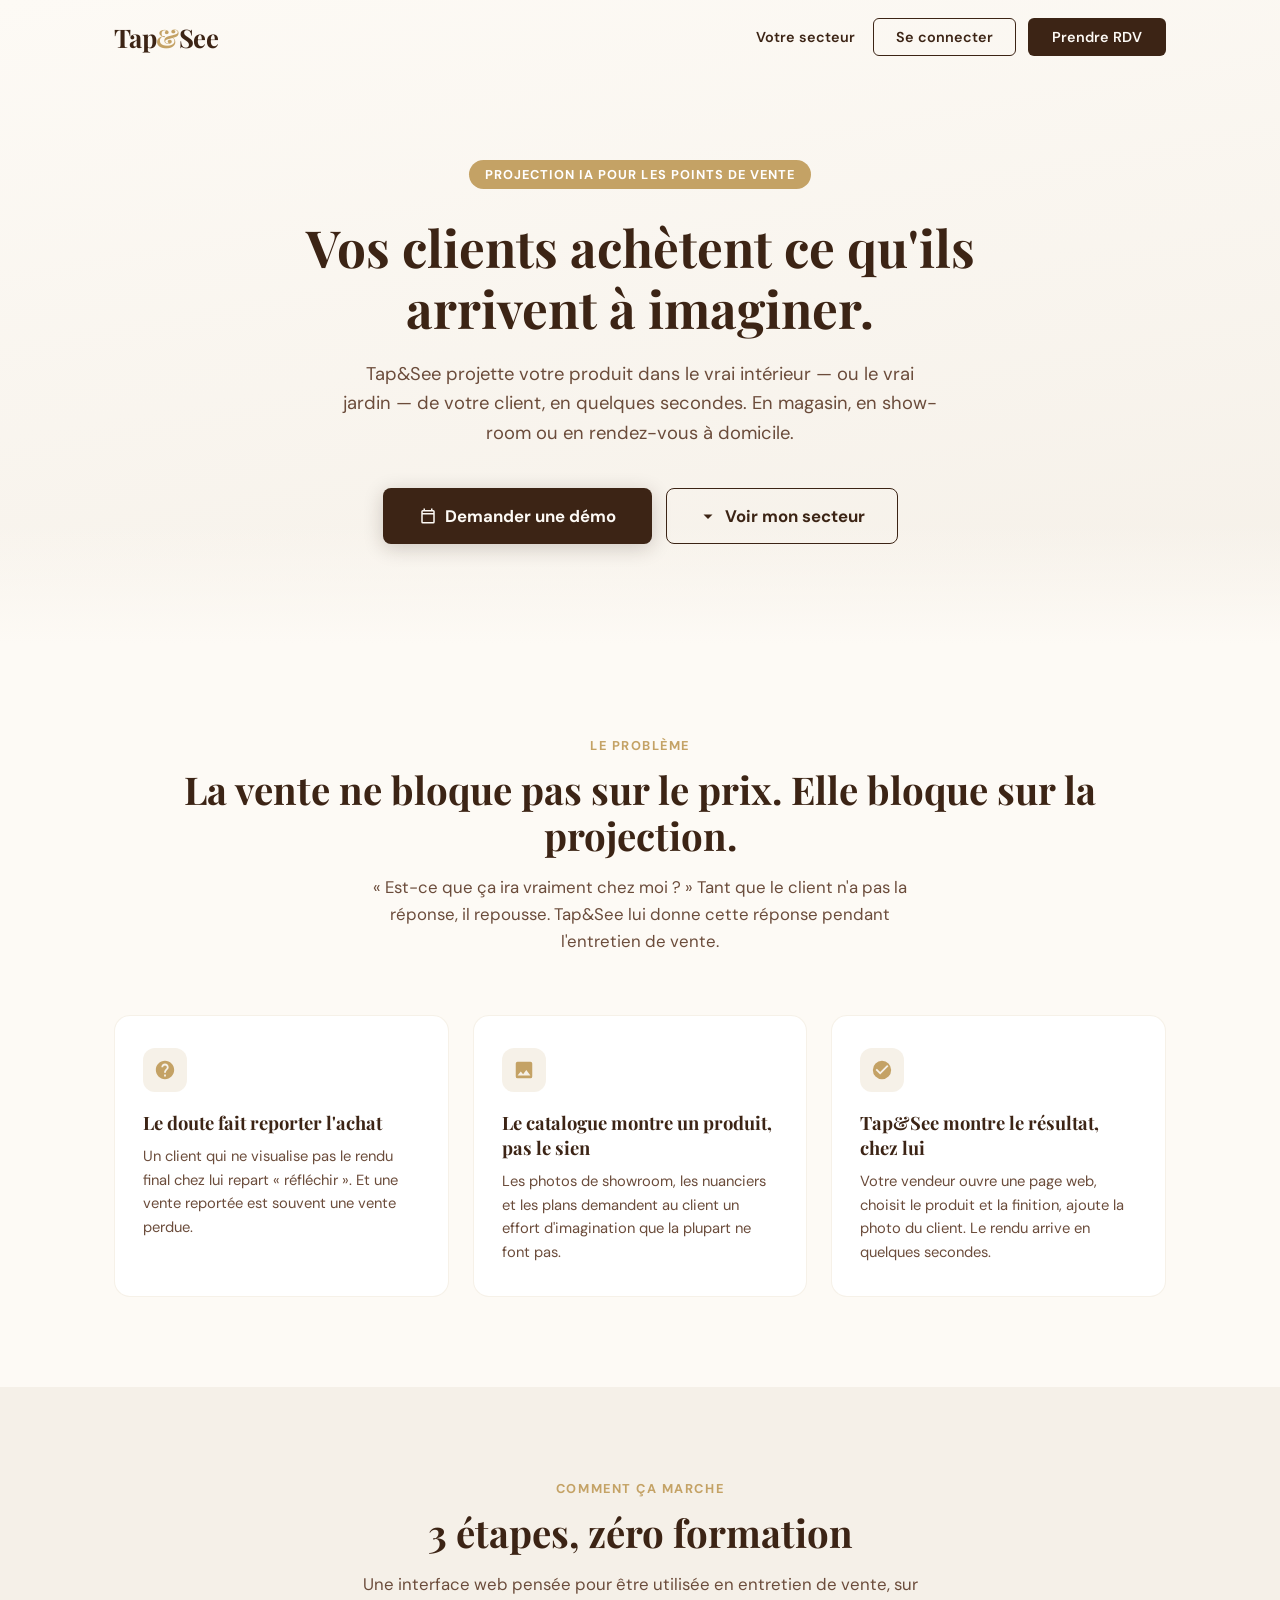
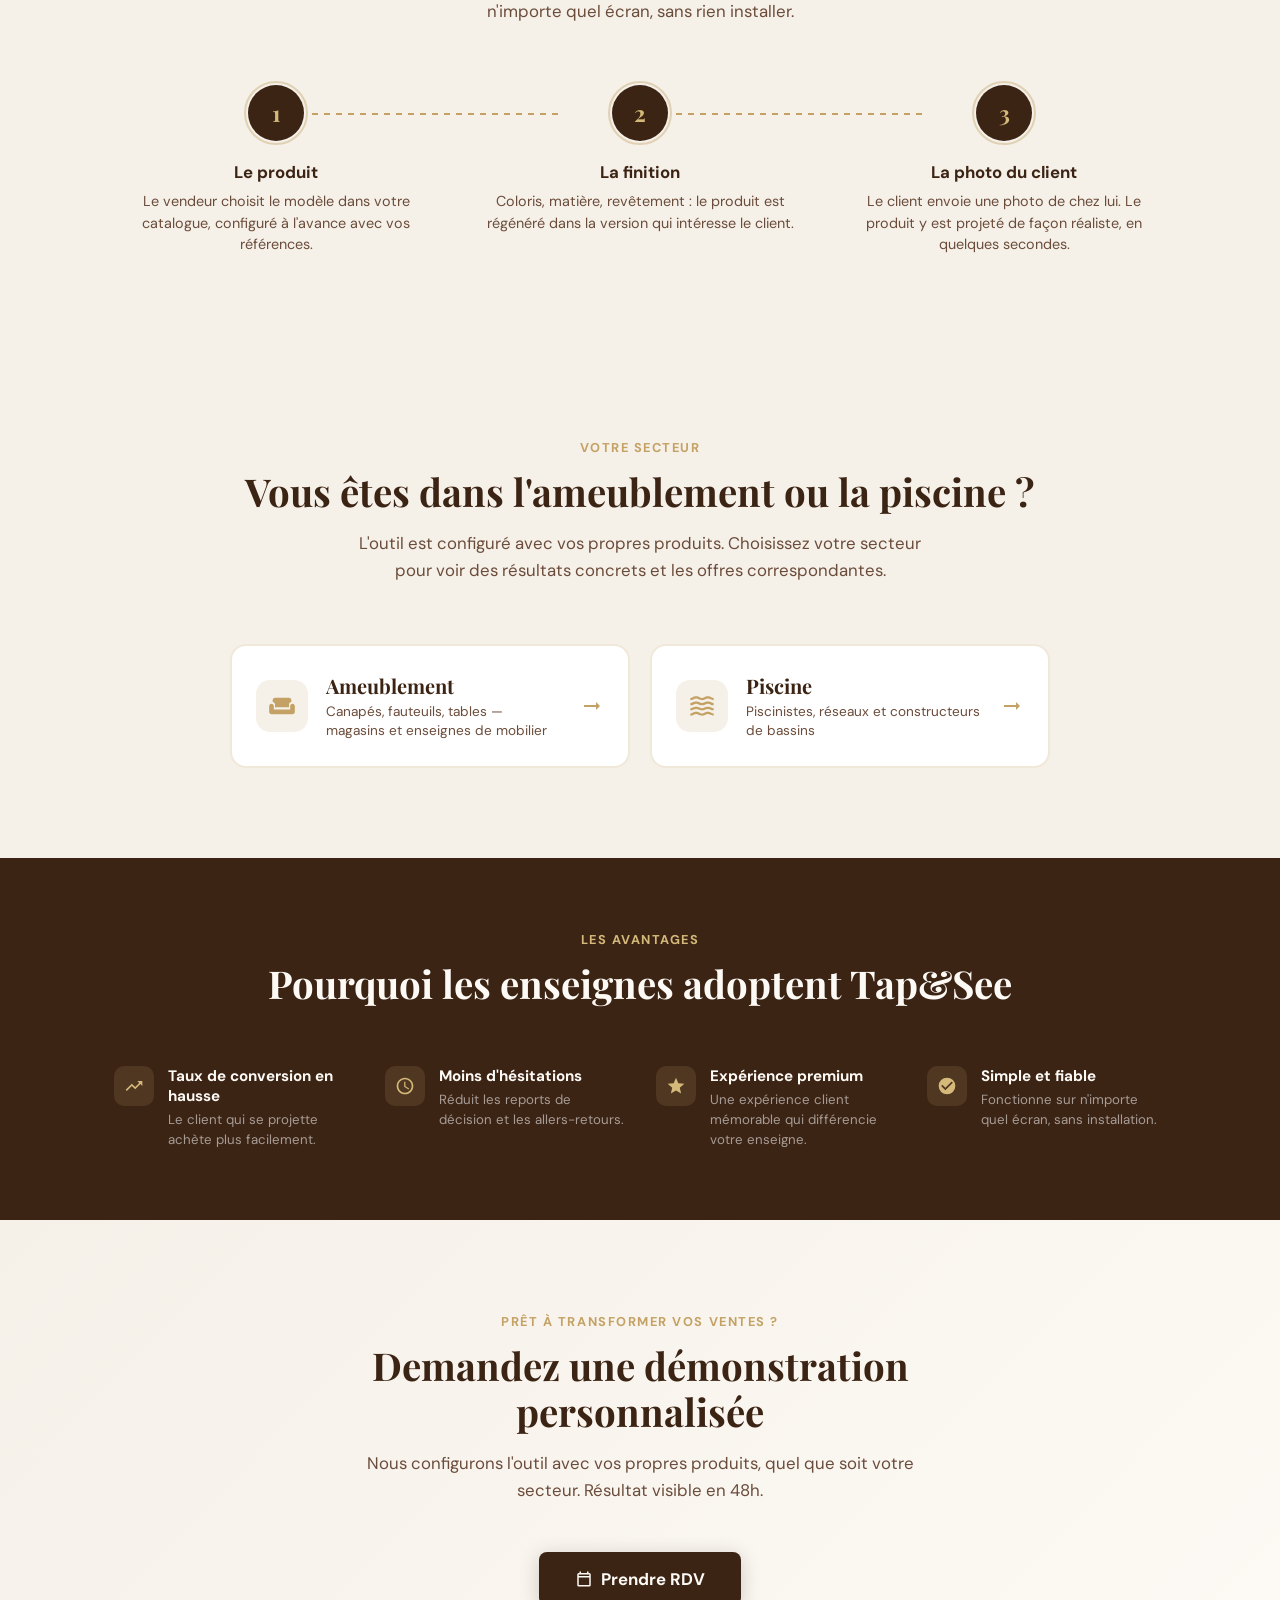
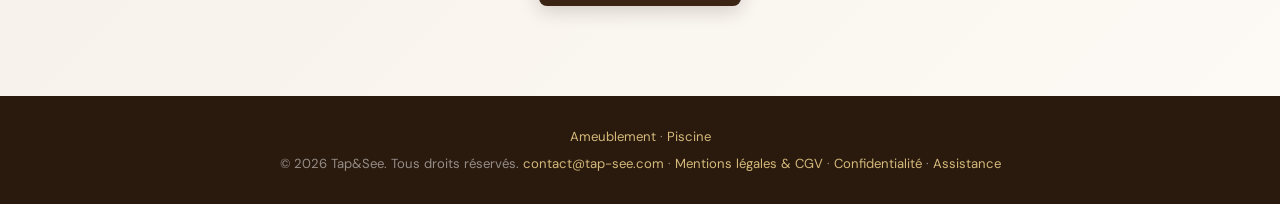
<file: index.html>
<!DOCTYPE html>
<html lang="fr">
<head>
<meta charset="UTF-8">
<meta name="viewport" content="width=device-width, initial-scale=1.0">
<title>Tap&See — L'outil qui fait se projeter vos clients en magasin</title>
<meta name="description" content="Tap&See projette votre produit — canapé ou piscine — dans le vrai intérieur ou le vrai jardin de votre client, en quelques secondes. L'outil de projection IA pensé pour les équipes de vente.">
<link rel="canonical" href="https://tap-see.com/">
<meta property="og:title" content="Tap&See — L'outil qui fait se projeter vos clients">
<meta property="og:description" content="Projetez votre produit dans le vrai intérieur ou le vrai jardin de votre client, en quelques secondes.">
<meta property="og:type" content="website">
<meta property="og:url" content="https://tap-see.com/">
<meta property="og:image" content="https://tap-see.com/anita-projection.png">
<meta property="og:locale" content="fr_FR">
<link href="https://fonts.googleapis.com/css2?family=Playfair+Display:wght@400;600;700&family=DM+Sans:wght@400;500;600;700&display=swap" rel="stylesheet">
<link rel="stylesheet" href="styles.css">
</head>
<body>

<!-- HEADER -->
<header id="header">
  <div class="container">
    <a class="logo" href="index.html">Tap<span>&</span>See</a>
    <div class="nav-actions">
      <a href="#secteur" class="nav-link">Votre secteur</a>
      <a href="https://tap-see-app.pages.dev/" target="_blank" class="cta-login">Se connecter</a>
      <a href="https://calendar.app.google/EBG8Vz6747GXaXhn7" target="_blank" class="cta-nav">Prendre RDV</a>
    </div>
  </div>
</header>

<!-- HERO -->
<section class="hero">
  <div class="container">
    <div class="badge">Projection IA pour les points de vente</div>
    <h1>Vos clients achètent ce qu'ils arrivent à imaginer.</h1>
    <p>Tap&See projette votre produit dans le vrai intérieur — ou le vrai jardin — de votre client, en quelques secondes. En magasin, en show-room ou en rendez-vous à domicile.</p>
    <div class="hero-actions">
      <a href="https://calendar.app.google/EBG8Vz6747GXaXhn7" target="_blank" class="btn-primary">
        <svg viewBox="0 0 24 24"><path d="M19 4h-1V2h-2v2H8V2H6v2H5a2 2 0 00-2 2v14a2 2 0 002 2h14a2 2 0 002-2V6a2 2 0 00-2-2zm0 16H5V10h14v10zm0-12H5V6h14v2z"/></svg>
        Demander une démo
      </a>
      <a href="#secteur" class="btn-secondary">
        <svg viewBox="0 0 24 24"><path d="M12 16l-6-6h12l-6 6z"/></svg>
        Voir mon secteur
      </a>
    </div>
  </div>
</section>

<!-- POURQUOI -->
<section class="why" id="pourquoi">
  <div class="container">
    <div class="section-head reveal">
      <div class="section-label">Le problème</div>
      <h2 class="section-title">La vente ne bloque pas sur le prix. Elle bloque sur la projection.</h2>
      <p class="section-subtitle">« Est-ce que ça ira vraiment chez moi ? » Tant que le client n'a pas la réponse, il repousse. Tap&See lui donne cette réponse pendant l'entretien de vente.</p>
    </div>
    <div class="why-grid">
      <div class="why-card reveal">
        <div class="why-icon"><svg viewBox="0 0 24 24"><path d="M11.99 2C6.47 2 2 6.48 2 12s4.47 10 9.99 10C17.52 22 22 17.52 22 12S17.52 2 11.99 2zM13 19h-2v-2h2v2zm2.07-7.75l-.9.92C13.45 12.9 13 13.5 13 15h-2v-.5c0-1.1.45-2.1 1.17-2.83l1.24-1.26c.37-.36.59-.86.59-1.41 0-1.1-.9-2-2-2s-2 .9-2 2H8c0-2.21 1.79-4 4-4s4 1.79 4 4c0 .88-.36 1.68-.93 2.25z"/></svg></div>
        <h3>Le doute fait reporter l'achat</h3>
        <p>Un client qui ne visualise pas le rendu final chez lui repart « réfléchir ». Et une vente reportée est souvent une vente perdue.</p>
      </div>
      <div class="why-card reveal">
        <div class="why-icon"><svg viewBox="0 0 24 24"><path d="M21 19V5a2 2 0 00-2-2H5a2 2 0 00-2 2v14a2 2 0 002 2h14a2 2 0 002-2zM8.5 13.5l2.5 3.01L14.5 12l4.5 6H5l3.5-4.5z"/></svg></div>
        <h3>Le catalogue montre un produit, pas le sien</h3>
        <p>Les photos de showroom, les nuanciers et les plans demandent au client un effort d'imagination que la plupart ne font pas.</p>
      </div>
      <div class="why-card reveal">
        <div class="why-icon"><svg viewBox="0 0 24 24"><path d="M12 2a10 10 0 100 20 10 10 0 000-20zm-2 15l-5-5 1.41-1.41L10 14.17l7.59-7.59L19 8l-9 9z"/></svg></div>
        <h3>Tap&See montre le résultat, chez lui</h3>
        <p>Votre vendeur ouvre une page web, choisit le produit et la finition, ajoute la photo du client. Le rendu arrive en quelques secondes.</p>
      </div>
    </div>
  </div>
</section>

<!-- ÉTAPES -->
<section class="steps" id="etapes">
  <div class="container">
    <div class="section-head reveal">
      <div class="section-label">Comment ça marche</div>
      <h2 class="section-title">3 étapes, zéro formation</h2>
      <p class="section-subtitle">Une interface web pensée pour être utilisée en entretien de vente, sur n'importe quel écran, sans rien installer.</p>
    </div>
    <div class="steps-grid">
      <div class="step reveal">
        <div class="step-number">1</div>
        <div class="step-connector"></div>
        <h3>Le produit</h3>
        <p>Le vendeur choisit le modèle dans votre catalogue, configuré à l'avance avec vos références.</p>
      </div>
      <div class="step reveal">
        <div class="step-number">2</div>
        <div class="step-connector"></div>
        <h3>La finition</h3>
        <p>Coloris, matière, revêtement : le produit est régénéré dans la version qui intéresse le client.</p>
      </div>
      <div class="step reveal">
        <div class="step-number">3</div>
        <h3>La photo du client</h3>
        <p>Le client envoie une photo de chez lui. Le produit y est projeté de façon réaliste, en quelques secondes.</p>
      </div>
    </div>
  </div>
</section>

<!-- FILTRE SECTEUR -->
<section class="sector" id="secteur">
  <div class="container">
    <div class="section-head reveal">
      <div class="section-label">Votre secteur</div>
      <h2 class="section-title">Vous êtes dans l'ameublement ou la piscine ?</h2>
      <p class="section-subtitle">L'outil est configuré avec vos propres produits. Choisissez votre secteur pour voir des résultats concrets et les offres correspondantes.</p>
    </div>

    <div class="sector-switch reveal">
      <a class="sector-btn" href="ameublement.html">
        <span class="sector-btn-icon"><svg viewBox="0 0 24 24" aria-hidden="true"><path d="M21 10c-1.1 0-2 .9-2 2v3H5v-3c0-1.1-.9-2-2-2s-2 .9-2 2v5c0 1.1.9 2 2 2h18c1.1 0 2-.9 2-2v-5c0-1.1-.9-2-2-2zm-3-5H6c-1.1 0-2 .9-2 2v1.5c1.1 0 2 .9 2 2V13h12v-2.5c0-1.1.9-2 2-2V7c0-1.1-.9-2-2-2z"/></svg></span>
        <span class="sector-btn-text">
          <span class="sector-btn-name">Ameublement</span>
          <span class="sector-btn-desc">Canapés, fauteuils, tables — magasins et enseignes de mobilier</span>
        </span>
        <span class="sector-btn-arrow"><svg viewBox="0 0 24 24" aria-hidden="true"><path d="M16.01 11H4v2h12.01v3L20 12l-3.99-4v3z"/></svg></span>
      </a>
      <a class="sector-btn" href="piscine.html">
        <span class="sector-btn-icon"><svg viewBox="0 0 24 24" aria-hidden="true"><path d="M17 16.99c-1.35 0-2.2.42-2.95.8-.65.33-1.18.6-2.05.6-.9 0-1.4-.25-2.05-.6-.75-.38-1.57-.8-2.95-.8s-2.2.42-2.95.8c-.65.33-1.17.6-2.05.6v1.95c1.35 0 2.2-.42 2.95-.8.65-.33 1.17-.6 2.05-.6s1.4.25 2.05.6c.75.38 1.57.8 2.95.8s2.2-.42 2.95-.8c.65-.33 1.18-.6 2.05-.6.9 0 1.4.25 2.05.6.75.38 1.57.8 2.95.8V18.4c-.9 0-1.4-.25-2.05-.6-.75-.39-1.57-.81-2.95-.81zm0-4.45c-1.35 0-2.2.43-2.95.8-.65.32-1.18.6-2.05.6-.9 0-1.4-.25-2.05-.6-.75-.38-1.57-.8-2.95-.8s-2.2.43-2.95.8c-.65.33-1.17.6-2.05.6v1.95c1.35 0 2.2-.43 2.95-.8.65-.33 1.17-.6 2.05-.6s1.4.25 2.05.6c.75.38 1.57.8 2.95.8s2.2-.43 2.95-.8c.65-.32 1.18-.6 2.05-.6.9 0 1.4.25 2.05.6.75.38 1.57.8 2.95.8v-1.95c-.9 0-1.4-.25-2.05-.6-.75-.38-1.57-.8-2.95-.8zm2.95-8.08c-.75-.38-1.58-.8-2.95-.8s-2.2.42-2.95.8c-.65.32-1.17.6-2.05.6s-1.4-.25-2.05-.6c-.75-.37-1.57-.8-2.95-.8s-2.2.42-2.95.8c-.65.33-1.17.6-2.05.6v1.93c1.35 0 2.2-.43 2.95-.8.65-.33 1.17-.6 2.05-.6s1.4.25 2.05.6c.75.38 1.57.8 2.95.8s2.2-.43 2.95-.8c.65-.33 1.18-.6 2.05-.6.9 0 1.4.25 2.05.6.75.38 1.57.8 2.95.8V5.04c-.9 0-1.4-.25-2.05-.58zM17 8.09c-1.35 0-2.2.43-2.95.8-.65.32-1.18.6-2.05.6-.9 0-1.4-.25-2.05-.6-.75-.38-1.57-.8-2.95-.8s-2.2.43-2.95.8c-.65.33-1.17.6-2.05.6v1.95c1.35 0 2.2-.43 2.95-.8.65-.33 1.17-.6 2.05-.6s1.4.25 2.05.6c.75.38 1.57.8 2.95.8s2.2-.43 2.95-.8c.65-.32 1.18-.6 2.05-.6.9 0 1.4.25 2.05.6.75.38 1.57.8 2.95.8V9.49c-.9 0-1.4-.25-2.05-.6-.75-.38-1.57-.8-2.95-.8z"/></svg></span>
        <span class="sector-btn-text">
          <span class="sector-btn-name">Piscine</span>
          <span class="sector-btn-desc">Piscinistes, réseaux et constructeurs de bassins</span>
        </span>
        <span class="sector-btn-arrow"><svg viewBox="0 0 24 24" aria-hidden="true"><path d="M16.01 11H4v2h12.01v3L20 12l-3.99-4v3z"/></svg></span>
      </a>
    </div>
  </div>
</section>

<!-- AVANTAGES -->
<section class="advantages">
  <div class="container">
    <div class="section-head reveal">
      <div class="section-label" style="color:var(--gold-light)">Les avantages</div>
      <h2 class="section-title" style="color:var(--cream)">Pourquoi les enseignes adoptent Tap&See</h2>
    </div>
    <div class="adv-grid">
      <div class="adv-item reveal">
        <div class="adv-icon"><svg viewBox="0 0 24 24"><path d="M16 6l2.29 2.29-4.88 4.88-4-4L2 16.59 3.41 18l6-6 4 4 6.3-6.29L22 12V6h-6z"/></svg></div>
        <div><h4>Taux de conversion en hausse</h4><p>Le client qui se projette achète plus facilement.</p></div>
      </div>
      <div class="adv-item reveal">
        <div class="adv-icon"><svg viewBox="0 0 24 24"><path d="M11.99 2C6.47 2 2 6.48 2 12s4.47 10 9.99 10C17.52 22 22 17.52 22 12S17.52 2 11.99 2zM12 20c-4.42 0-8-3.58-8-8s3.58-8 8-8 8 3.58 8 8-3.58 8-8 8zm.5-13H11v6l5.25 3.15.75-1.23-4.5-2.67V7z"/></svg></div>
        <div><h4>Moins d'hésitations</h4><p>Réduit les reports de décision et les allers-retours.</p></div>
      </div>
      <div class="adv-item reveal">
        <div class="adv-icon"><svg viewBox="0 0 24 24"><path d="M12 17.27L18.18 21l-1.64-7.03L22 9.24l-7.19-.61L12 2 9.19 8.63 2 9.24l5.46 4.73L5.82 21z"/></svg></div>
        <div><h4>Expérience premium</h4><p>Une expérience client mémorable qui différencie votre enseigne.</p></div>
      </div>
      <div class="adv-item reveal">
        <div class="adv-icon"><svg viewBox="0 0 24 24"><path d="M12 2a10 10 0 100 20 10 10 0 000-20zm-2 15l-5-5 1.41-1.41L10 14.17l7.59-7.59L19 8l-9 9z"/></svg></div>
        <div><h4>Simple et fiable</h4><p>Fonctionne sur n'importe quel écran, sans installation.</p></div>
      </div>
    </div>
  </div>
</section>

<!-- FINAL CTA -->
<section class="final-cta">
  <div class="container reveal">
    <div class="section-label">Prêt à transformer vos ventes ?</div>
    <h2 class="section-title">Demandez une démonstration personnalisée</h2>
    <p class="section-subtitle">Nous configurons l'outil avec vos propres produits, quel que soit votre secteur. Résultat visible en 48h.</p>
    <a href="https://calendar.app.google/EBG8Vz6747GXaXhn7" target="_blank" class="btn-primary" style="margin-top:12px">
      <svg viewBox="0 0 24 24"><path d="M19 4h-1V2h-2v2H8V2H6v2H5a2 2 0 00-2 2v14a2 2 0 002 2h14a2 2 0 002-2V6a2 2 0 00-2-2zm0 16H5V10h14v10zm0-12H5V6h14v2z"/></svg>
      Prendre RDV
    </a>
  </div>
</section>

<!-- FOOTER -->
<footer>
  <div class="container">
    <p><a href="ameublement.html">Ameublement</a> · <a href="piscine.html">Piscine</a></p>
    <p style="margin-top:10px">© 2026 Tap&See. Tous droits réservés. <a href="mailto:contact@tap-see.com">contact@tap-see.com</a> · <a href="mentions-legales.html">Mentions légales & CGV</a> · <a href="politique-confidentialite.html">Confidentialité</a> · <a href="assistance.html">Assistance</a></p>
  </div>
</footer>

<!-- FLOATING CTA -->
<a href="https://calendar.app.google/EBG8Vz6747GXaXhn7" target="_blank" class="floating-cta" id="floatingCta">
  <svg viewBox="0 0 24 24"><path d="M19 4h-1V2h-2v2H8V2H6v2H5a2 2 0 00-2 2v14a2 2 0 002 2h14a2 2 0 002-2V6a2 2 0 00-2-2zm0 16H5V10h14v10zm-7-7h5v5h-5v-5z"/></svg>
  <span class="tooltip">Prendre RDV</span>
</a>

<script src="main.js"></script>
</body>
</html>
</file>
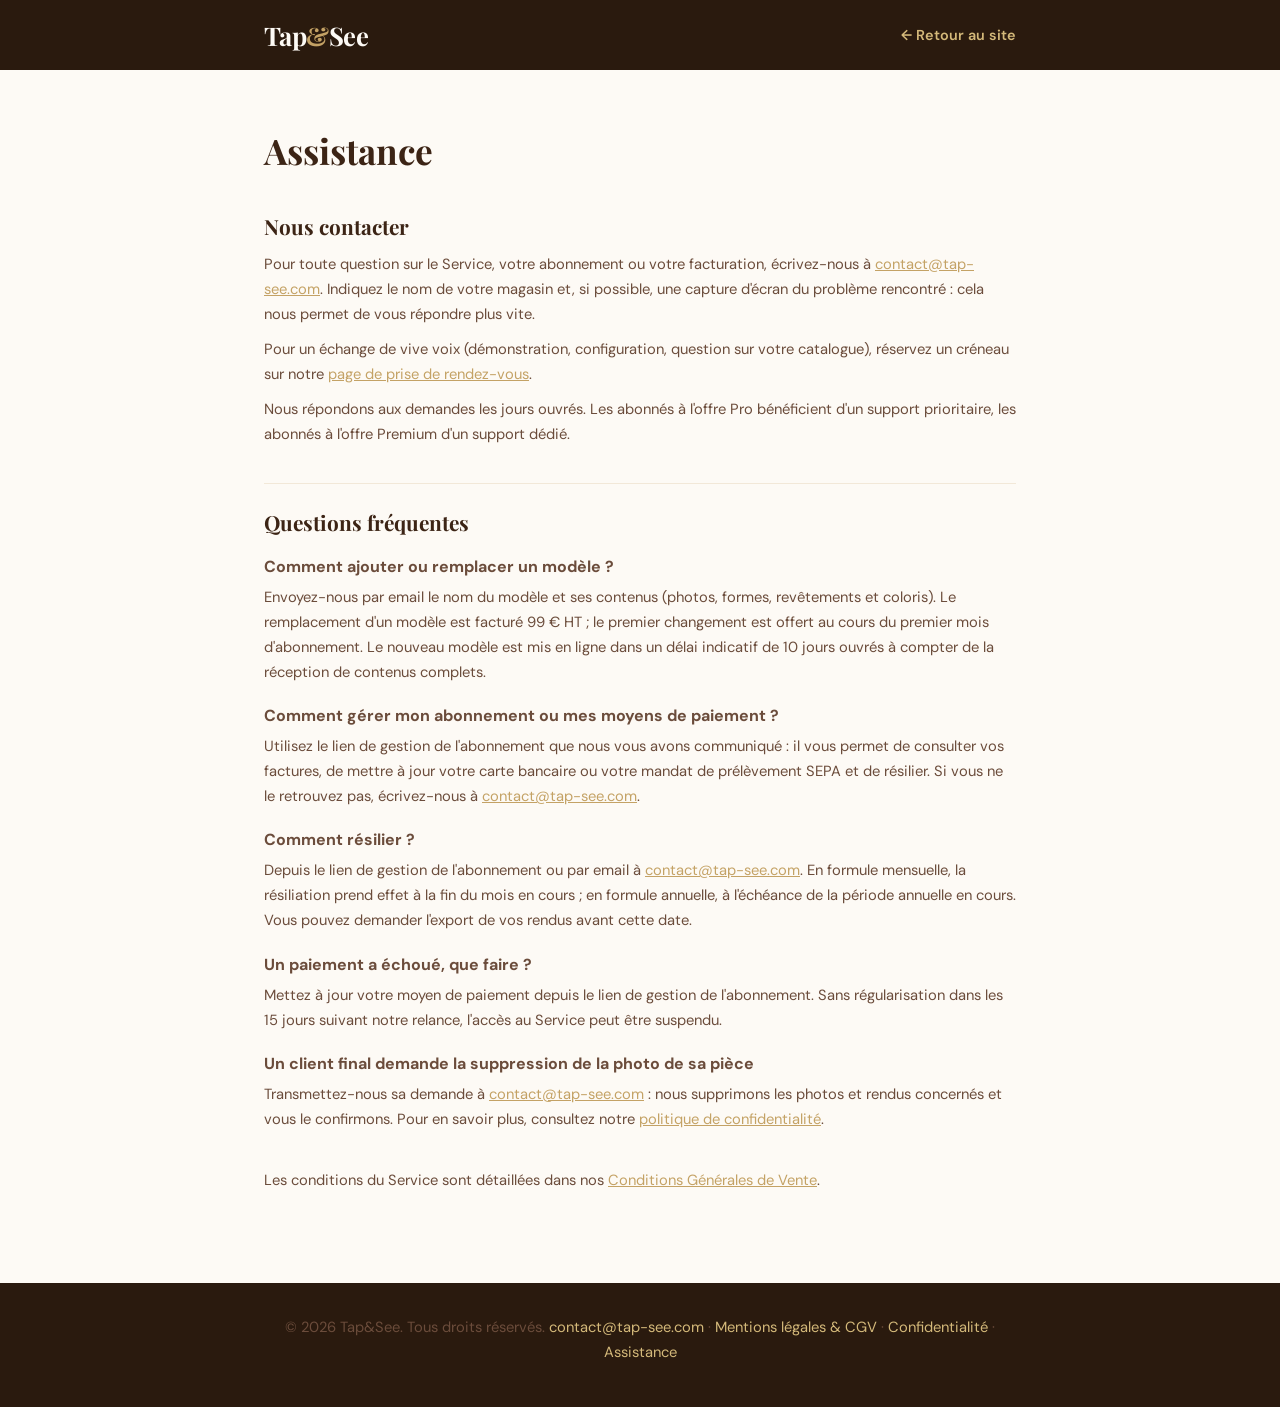
<file: assistance.html>
<!DOCTYPE html>
<html lang="fr">
<head>
<meta charset="UTF-8">
<meta name="viewport" content="width=device-width, initial-scale=1.0">
<title>Assistance — Tap&See</title>
<meta name="description" content="Contacter le support Tap&See : questions sur le service, l'abonnement, la facturation ou la résiliation.">
<link href="https://fonts.googleapis.com/css2?family=Playfair+Display:wght@400;600;700&family=DM+Sans:wght@400;500;600;700&display=swap" rel="stylesheet">
<style>
*,*::before,*::after{margin:0;padding:0;box-sizing:border-box}
:root{
  --brown-dark:#2A1A0E;
  --brown:#3C2415;
  --brown-mid:#6B4C3B;
  --gold:#C4A265;
  --gold-light:#D4B97A;
  --beige:#F5F0E8;
  --cream:#FDFAF5;
  --white:#fff;
}
html{scroll-behavior:smooth;font-size:16px}
body{font-family:'DM Sans',sans-serif;color:var(--brown-dark);background:var(--cream);overflow-x:hidden}
.container{max-width:800px;margin:0 auto;padding:0 24px}

header{background:var(--brown-dark);padding:18px 0}
header .container{display:flex;align-items:center;justify-content:space-between;max-width:800px}
.logo{font-family:'Playfair Display',serif;font-size:1.6rem;font-weight:700;letter-spacing:-.02em}
.logo a{color:var(--cream);text-decoration:none}
.logo span{color:var(--gold)}
header .back{color:var(--gold-light);text-decoration:none;font-size:.9rem;font-weight:600;transition:color .25s}
header .back:hover{color:var(--gold)}

main{padding:60px 0 80px}
h1{font-family:'Playfair Display',serif;font-size:clamp(1.6rem,3.5vw,2.2rem);font-weight:700;color:var(--brown);margin-bottom:40px;line-height:1.2}
h2{font-family:'Playfair Display',serif;font-size:1.3rem;font-weight:700;color:var(--brown);margin:36px 0 12px;padding-top:24px;border-top:1px solid rgba(196,162,101,.2)}
h2:first-of-type{border-top:none;padding-top:0}
h3{font-size:1rem;font-weight:700;color:var(--brown-mid);margin:20px 0 8px}
p,li{font-size:.92rem;color:var(--brown-mid);line-height:1.7;margin-bottom:10px}
ul{padding-left:20px;margin-bottom:10px}
a{color:var(--gold)}
.placeholder{background:rgba(196,162,101,.15);padding:2px 6px;border-radius:4px;font-weight:600;color:var(--brown)}

footer{background:var(--brown-dark);color:rgba(255,255,255,.5);text-align:center;padding:32px 0;font-size:.82rem}
footer a{color:var(--gold-light);text-decoration:none}
</style>
</head>
<body>

<header>
  <div class="container">
    <div class="logo"><a href="index.html">Tap<span>&</span>See</a></div>
    <a href="index.html" class="back">&larr; Retour au site</a>
  </div>
</header>

<main>
  <div class="container">
    <h1>Assistance</h1>

    <h2>Nous contacter</h2>
    <p>Pour toute question sur le Service, votre abonnement ou votre facturation, écrivez-nous à <a href="mailto:contact@tap-see.com">contact@tap-see.com</a>. Indiquez le nom de votre magasin et, si possible, une capture d'écran du problème rencontré : cela nous permet de vous répondre plus vite.</p>
    <p>Pour un échange de vive voix (démonstration, configuration, question sur votre catalogue), réservez un créneau sur notre <a href="https://calendar.app.google/EBG8Vz6747GXaXhn7" target="_blank" rel="noopener">page de prise de rendez-vous</a>.</p>
    <p>Nous répondons aux demandes les jours ouvrés. Les abonnés à l'offre Pro bénéficient d'un support prioritaire, les abonnés à l'offre Premium d'un support dédié.</p>

    <h2>Questions fréquentes</h2>

    <h3>Comment ajouter ou remplacer un modèle ?</h3>
    <p>Envoyez-nous par email le nom du modèle et ses contenus (photos, formes, revêtements et coloris). Le remplacement d'un modèle est facturé 99 € HT ; le premier changement est offert au cours du premier mois d'abonnement. Le nouveau modèle est mis en ligne dans un délai indicatif de 10 jours ouvrés à compter de la réception de contenus complets.</p>

    <h3>Comment gérer mon abonnement ou mes moyens de paiement ?</h3>
    <p>Utilisez le lien de gestion de l'abonnement que nous vous avons communiqué : il vous permet de consulter vos factures, de mettre à jour votre carte bancaire ou votre mandat de prélèvement SEPA et de résilier. Si vous ne le retrouvez pas, écrivez-nous à <a href="mailto:contact@tap-see.com">contact@tap-see.com</a>.</p>

    <h3>Comment résilier ?</h3>
    <p>Depuis le lien de gestion de l'abonnement ou par email à <a href="mailto:contact@tap-see.com">contact@tap-see.com</a>. En formule mensuelle, la résiliation prend effet à la fin du mois en cours ; en formule annuelle, à l'échéance de la période annuelle en cours. Vous pouvez demander l'export de vos rendus avant cette date.</p>

    <h3>Un paiement a échoué, que faire ?</h3>
    <p>Mettez à jour votre moyen de paiement depuis le lien de gestion de l'abonnement. Sans régularisation dans les 15 jours suivant notre relance, l'accès au Service peut être suspendu.</p>

    <h3>Un client final demande la suppression de la photo de sa pièce</h3>
    <p>Transmettez-nous sa demande à <a href="mailto:contact@tap-see.com">contact@tap-see.com</a> : nous supprimons les photos et rendus concernés et vous le confirmons. Pour en savoir plus, consultez notre <a href="politique-confidentialite.html">politique de confidentialité</a>.</p>

    <p style="margin-top:36px">Les conditions du Service sont détaillées dans nos <a href="mentions-legales.html#cgv">Conditions Générales de Vente</a>.</p>
  </div>
</main>

<footer>
  <div class="container">
    <p>&copy; 2026 Tap&See. Tous droits r&eacute;serv&eacute;s. <a href="mailto:contact@tap-see.com">contact@tap-see.com</a> · <a href="mentions-legales.html">Mentions légales & CGV</a> · <a href="politique-confidentialite.html">Confidentialité</a> · <a href="assistance.html">Assistance</a></p>
  </div>
</footer>

</body>
</html>
</file>
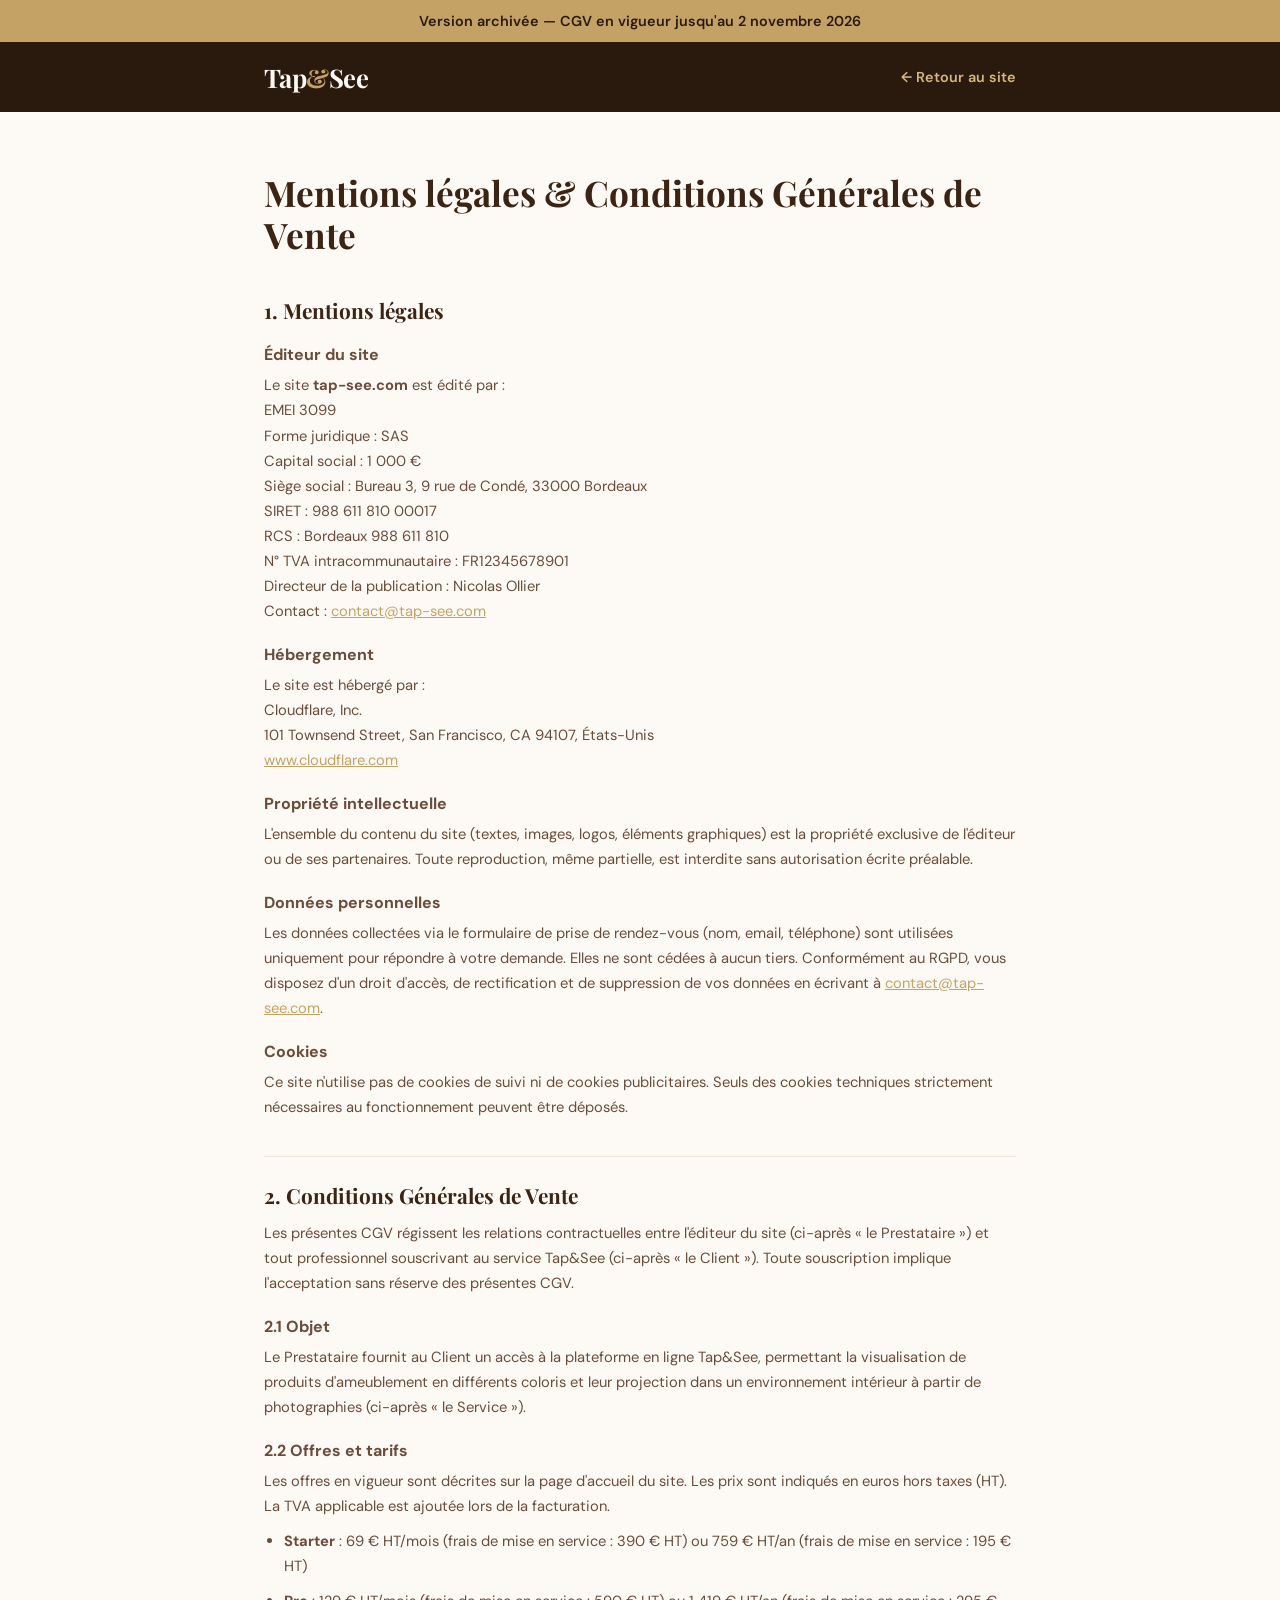
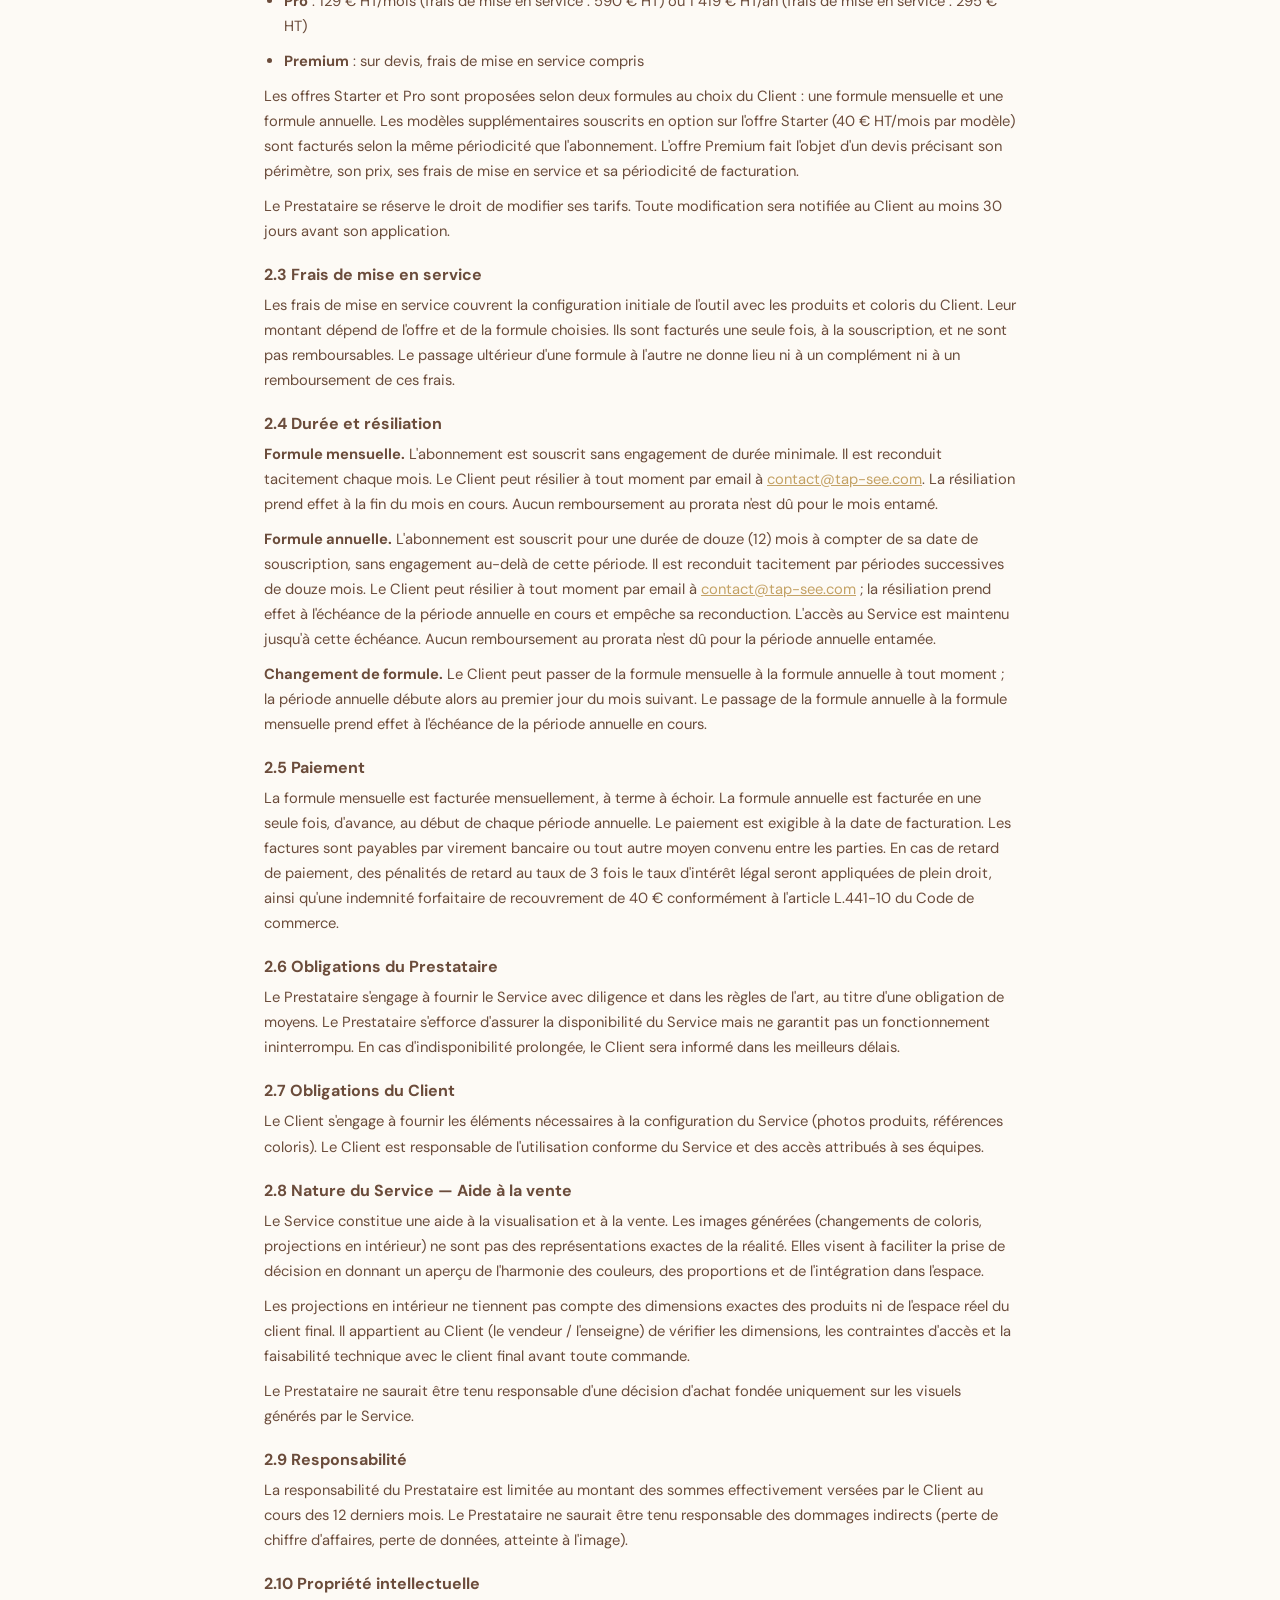
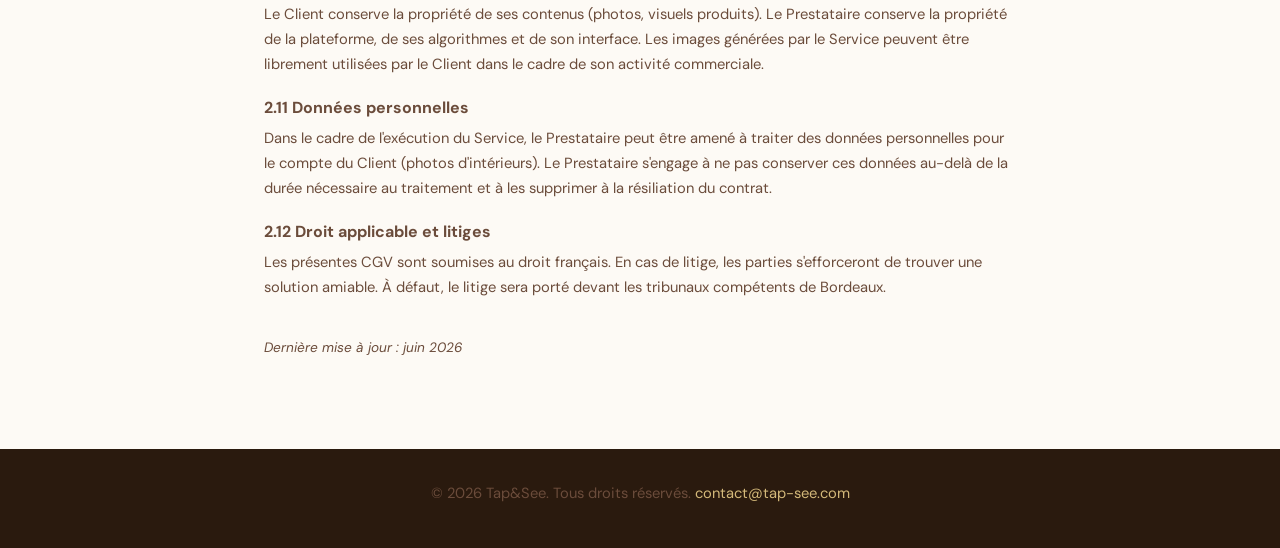
<file: cgv-2026-06.html>
<!DOCTYPE html>
<html lang="fr">
<head>
<meta charset="UTF-8">
<meta name="viewport" content="width=device-width, initial-scale=1.0">
<title>CGV archivées (juin 2026) — Tap&See</title>
<meta name="robots" content="noindex">
<link href="https://fonts.googleapis.com/css2?family=Playfair+Display:wght@400;600;700&family=DM+Sans:wght@400;500;600;700&display=swap" rel="stylesheet">
<style>
*,*::before,*::after{margin:0;padding:0;box-sizing:border-box}
:root{
  --brown-dark:#2A1A0E;
  --brown:#3C2415;
  --brown-mid:#6B4C3B;
  --gold:#C4A265;
  --gold-light:#D4B97A;
  --beige:#F5F0E8;
  --cream:#FDFAF5;
  --white:#fff;
}
html{scroll-behavior:smooth;font-size:16px}
body{font-family:'DM Sans',sans-serif;color:var(--brown-dark);background:var(--cream);overflow-x:hidden}
.container{max-width:800px;margin:0 auto;padding:0 24px}

header{background:var(--brown-dark);padding:18px 0}
header .container{display:flex;align-items:center;justify-content:space-between;max-width:800px}
.logo{font-family:'Playfair Display',serif;font-size:1.6rem;font-weight:700;letter-spacing:-.02em}
.logo a{color:var(--cream);text-decoration:none}
.logo span{color:var(--gold)}
header .back{color:var(--gold-light);text-decoration:none;font-size:.9rem;font-weight:600;transition:color .25s}
header .back:hover{color:var(--gold)}

main{padding:60px 0 80px}
h1{font-family:'Playfair Display',serif;font-size:clamp(1.6rem,3.5vw,2.2rem);font-weight:700;color:var(--brown);margin-bottom:40px;line-height:1.2}
h2{font-family:'Playfair Display',serif;font-size:1.3rem;font-weight:700;color:var(--brown);margin:36px 0 12px;padding-top:24px;border-top:1px solid rgba(196,162,101,.2)}
h2:first-of-type{border-top:none;padding-top:0}
h3{font-size:1rem;font-weight:700;color:var(--brown-mid);margin:20px 0 8px}
p,li{font-size:.92rem;color:var(--brown-mid);line-height:1.7;margin-bottom:10px}
ul{padding-left:20px;margin-bottom:10px}
a{color:var(--gold)}
.placeholder{background:rgba(196,162,101,.15);padding:2px 6px;border-radius:4px;font-weight:600;color:var(--brown)}

.archive-banner{background:var(--gold);color:var(--brown-dark);text-align:center;padding:12px 24px;font-size:.9rem;font-weight:600}

footer{background:var(--brown-dark);color:rgba(255,255,255,.5);text-align:center;padding:32px 0;font-size:.82rem}
footer a{color:var(--gold-light);text-decoration:none}
</style>
</head>
<body>

<div class="archive-banner">Version archivée — CGV en vigueur jusqu'au 2 novembre 2026</div>

<header>
  <div class="container">
    <div class="logo"><a href="index.html">Tap<span>&</span>See</a></div>
    <a href="index.html" class="back">&larr; Retour au site</a>
  </div>
</header>

<main>
  <div class="container">
    <h1>Mentions légales & Conditions Générales de Vente</h1>

    <!-- ═══════════════════════════════════════ -->
    <!--           MENTIONS LÉGALES             -->
    <!-- ═══════════════════════════════════════ -->

    <h2>1. Mentions légales</h2>

    <h3>Éditeur du site</h3>
    <p>
      Le site <strong>tap-see.com</strong> est édité par :<br>
      EMEI 3099<br>
      Forme juridique : SAS<br>
      Capital social : 1 000 €<br>
      Siège social : Bureau 3, 9 rue de Condé, 33000 Bordeaux<br>
      SIRET : 988 611 810 00017<br>
      RCS : Bordeaux 988 611 810<br>
      N° TVA intracommunautaire : FR12345678901<br>
      Directeur de la publication : Nicolas Ollier<br>
      Contact : <a href="mailto:contact@tap-see.com">contact@tap-see.com</a>
    </p>

    <h3>Hébergement</h3>
    <p>
      Le site est hébergé par :<br>
      Cloudflare, Inc.<br>
      101 Townsend Street, San Francisco, CA 94107, États-Unis<br>
      <a href="https://www.cloudflare.com" target="_blank" rel="noopener">www.cloudflare.com</a>
    </p>

    <h3>Propriété intellectuelle</h3>
    <p>L'ensemble du contenu du site (textes, images, logos, éléments graphiques) est la propriété exclusive de l'éditeur ou de ses partenaires. Toute reproduction, même partielle, est interdite sans autorisation écrite préalable.</p>

    <h3>Données personnelles</h3>
    <p>Les données collectées via le formulaire de prise de rendez-vous (nom, email, téléphone) sont utilisées uniquement pour répondre à votre demande. Elles ne sont cédées à aucun tiers. Conformément au RGPD, vous disposez d'un droit d'accès, de rectification et de suppression de vos données en écrivant à <a href="mailto:contact@tap-see.com">contact@tap-see.com</a>.</p>

    <h3>Cookies</h3>
    <p>Ce site n'utilise pas de cookies de suivi ni de cookies publicitaires. Seuls des cookies techniques strictement nécessaires au fonctionnement peuvent être déposés.</p>

    <!-- ═══════════════════════════════════════ -->
    <!--                  CGV                   -->
    <!-- ═══════════════════════════════════════ -->

    <h2>2. Conditions Générales de Vente</h2>
    <p>Les présentes CGV régissent les relations contractuelles entre l'éditeur du site (ci-après « le Prestataire ») et tout professionnel souscrivant au service Tap&See (ci-après « le Client »). Toute souscription implique l'acceptation sans réserve des présentes CGV.</p>

    <h3>2.1 Objet</h3>
    <p>Le Prestataire fournit au Client un accès à la plateforme en ligne Tap&See, permettant la visualisation de produits d'ameublement en différents coloris et leur projection dans un environnement intérieur à partir de photographies (ci-après « le Service »).</p>

    <h3>2.2 Offres et tarifs</h3>
    <p>Les offres en vigueur sont décrites sur la page d'accueil du site. Les prix sont indiqués en euros hors taxes (HT). La TVA applicable est ajoutée lors de la facturation.</p>
    <ul>
      <li><strong>Starter</strong> : 69 € HT/mois (frais de mise en service : 390 € HT) ou 759 € HT/an (frais de mise en service : 195 € HT)</li>
      <li><strong>Pro</strong> : 129 € HT/mois (frais de mise en service : 590 € HT) ou 1 419 € HT/an (frais de mise en service : 295 € HT)</li>
      <li><strong>Premium</strong> : sur devis, frais de mise en service compris</li>
    </ul>
    <p>Les offres Starter et Pro sont proposées selon deux formules au choix du Client : une formule mensuelle et une formule annuelle. Les modèles supplémentaires souscrits en option sur l'offre Starter (40 € HT/mois par modèle) sont facturés selon la même périodicité que l'abonnement. L'offre Premium fait l'objet d'un devis précisant son périmètre, son prix, ses frais de mise en service et sa périodicité de facturation.</p>
    <p>Le Prestataire se réserve le droit de modifier ses tarifs. Toute modification sera notifiée au Client au moins 30 jours avant son application.</p>

    <h3>2.3 Frais de mise en service</h3>
    <p>Les frais de mise en service couvrent la configuration initiale de l'outil avec les produits et coloris du Client. Leur montant dépend de l'offre et de la formule choisies. Ils sont facturés une seule fois, à la souscription, et ne sont pas remboursables. Le passage ultérieur d'une formule à l'autre ne donne lieu ni à un complément ni à un remboursement de ces frais.</p>

    <h3>2.4 Durée et résiliation</h3>
    <p><strong>Formule mensuelle.</strong> L'abonnement est souscrit sans engagement de durée minimale. Il est reconduit tacitement chaque mois. Le Client peut résilier à tout moment par email à <a href="mailto:contact@tap-see.com">contact@tap-see.com</a>. La résiliation prend effet à la fin du mois en cours. Aucun remboursement au prorata n'est dû pour le mois entamé.</p>
    <p><strong>Formule annuelle.</strong> L'abonnement est souscrit pour une durée de douze (12) mois à compter de sa date de souscription, sans engagement au-delà de cette période. Il est reconduit tacitement par périodes successives de douze mois. Le Client peut résilier à tout moment par email à <a href="mailto:contact@tap-see.com">contact@tap-see.com</a> ; la résiliation prend effet à l'échéance de la période annuelle en cours et empêche sa reconduction. L'accès au Service est maintenu jusqu'à cette échéance. Aucun remboursement au prorata n'est dû pour la période annuelle entamée.</p>
    <p><strong>Changement de formule.</strong> Le Client peut passer de la formule mensuelle à la formule annuelle à tout moment ; la période annuelle débute alors au premier jour du mois suivant. Le passage de la formule annuelle à la formule mensuelle prend effet à l'échéance de la période annuelle en cours.</p>

    <h3>2.5 Paiement</h3>
    <p>La formule mensuelle est facturée mensuellement, à terme à échoir. La formule annuelle est facturée en une seule fois, d'avance, au début de chaque période annuelle. Le paiement est exigible à la date de facturation. Les factures sont payables par virement bancaire ou tout autre moyen convenu entre les parties. En cas de retard de paiement, des pénalités de retard au taux de 3 fois le taux d'intérêt légal seront appliquées de plein droit, ainsi qu'une indemnité forfaitaire de recouvrement de 40 € conformément à l'article L.441-10 du Code de commerce.</p>

    <h3>2.6 Obligations du Prestataire</h3>
    <p>Le Prestataire s'engage à fournir le Service avec diligence et dans les règles de l'art, au titre d'une obligation de moyens. Le Prestataire s'efforce d'assurer la disponibilité du Service mais ne garantit pas un fonctionnement ininterrompu. En cas d'indisponibilité prolongée, le Client sera informé dans les meilleurs délais.</p>

    <h3>2.7 Obligations du Client</h3>
    <p>Le Client s'engage à fournir les éléments nécessaires à la configuration du Service (photos produits, références coloris). Le Client est responsable de l'utilisation conforme du Service et des accès attribués à ses équipes.</p>

    <h3>2.8 Nature du Service — Aide à la vente</h3>
    <p>Le Service constitue une aide à la visualisation et à la vente. Les images générées (changements de coloris, projections en intérieur) ne sont pas des représentations exactes de la réalité. Elles visent à faciliter la prise de décision en donnant un aperçu de l'harmonie des couleurs, des proportions et de l'intégration dans l'espace.</p>
    <p>Les projections en intérieur ne tiennent pas compte des dimensions exactes des produits ni de l'espace réel du client final. Il appartient au Client (le vendeur / l'enseigne) de vérifier les dimensions, les contraintes d'accès et la faisabilité technique avec le client final avant toute commande.</p>
    <p>Le Prestataire ne saurait être tenu responsable d'une décision d'achat fondée uniquement sur les visuels générés par le Service.</p>

    <h3>2.9 Responsabilité</h3>
    <p>La responsabilité du Prestataire est limitée au montant des sommes effectivement versées par le Client au cours des 12 derniers mois. Le Prestataire ne saurait être tenu responsable des dommages indirects (perte de chiffre d'affaires, perte de données, atteinte à l'image).</p>

    <h3>2.10 Propriété intellectuelle</h3>
    <p>Le Client conserve la propriété de ses contenus (photos, visuels produits). Le Prestataire conserve la propriété de la plateforme, de ses algorithmes et de son interface. Les images générées par le Service peuvent être librement utilisées par le Client dans le cadre de son activité commerciale.</p>

    <h3>2.11 Données personnelles</h3>
    <p>Dans le cadre de l'exécution du Service, le Prestataire peut être amené à traiter des données personnelles pour le compte du Client (photos d'intérieurs). Le Prestataire s'engage à ne pas conserver ces données au-delà de la durée nécessaire au traitement et à les supprimer à la résiliation du contrat.</p>

    <h3>2.12 Droit applicable et litiges</h3>
    <p>Les présentes CGV sont soumises au droit français. En cas de litige, les parties s'efforceront de trouver une solution amiable. À défaut, le litige sera porté devant les tribunaux compétents de Bordeaux.</p>

    <p style="margin-top:36px;font-size:.85rem;color:var(--brown-mid);font-style:italic">Dernière mise à jour : juin 2026</p>
  </div>
</main>

<footer>
  <div class="container">
    <p>&copy; 2026 Tap&See. Tous droits r&eacute;serv&eacute;s. <a href="mailto:contact@tap-see.com">contact@tap-see.com</a></p>
  </div>
</footer>

</body>
</html>
</file>
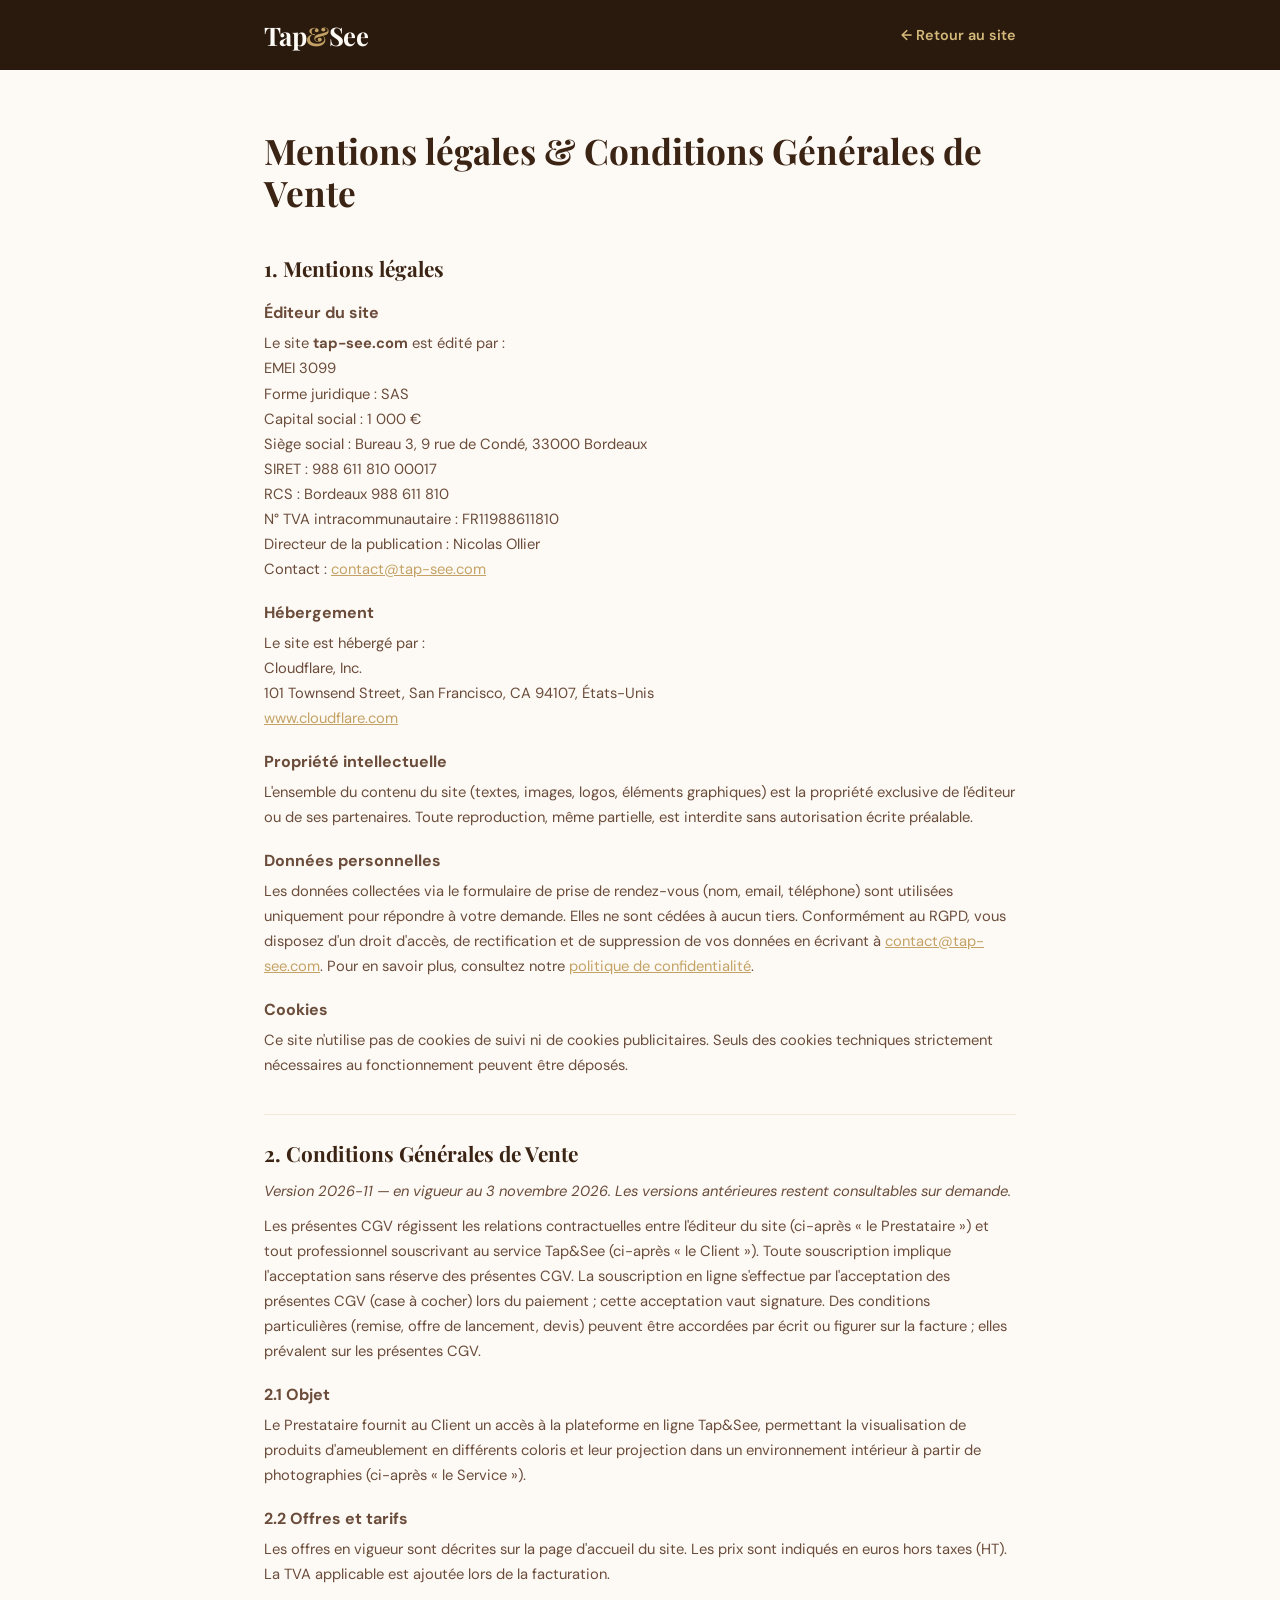
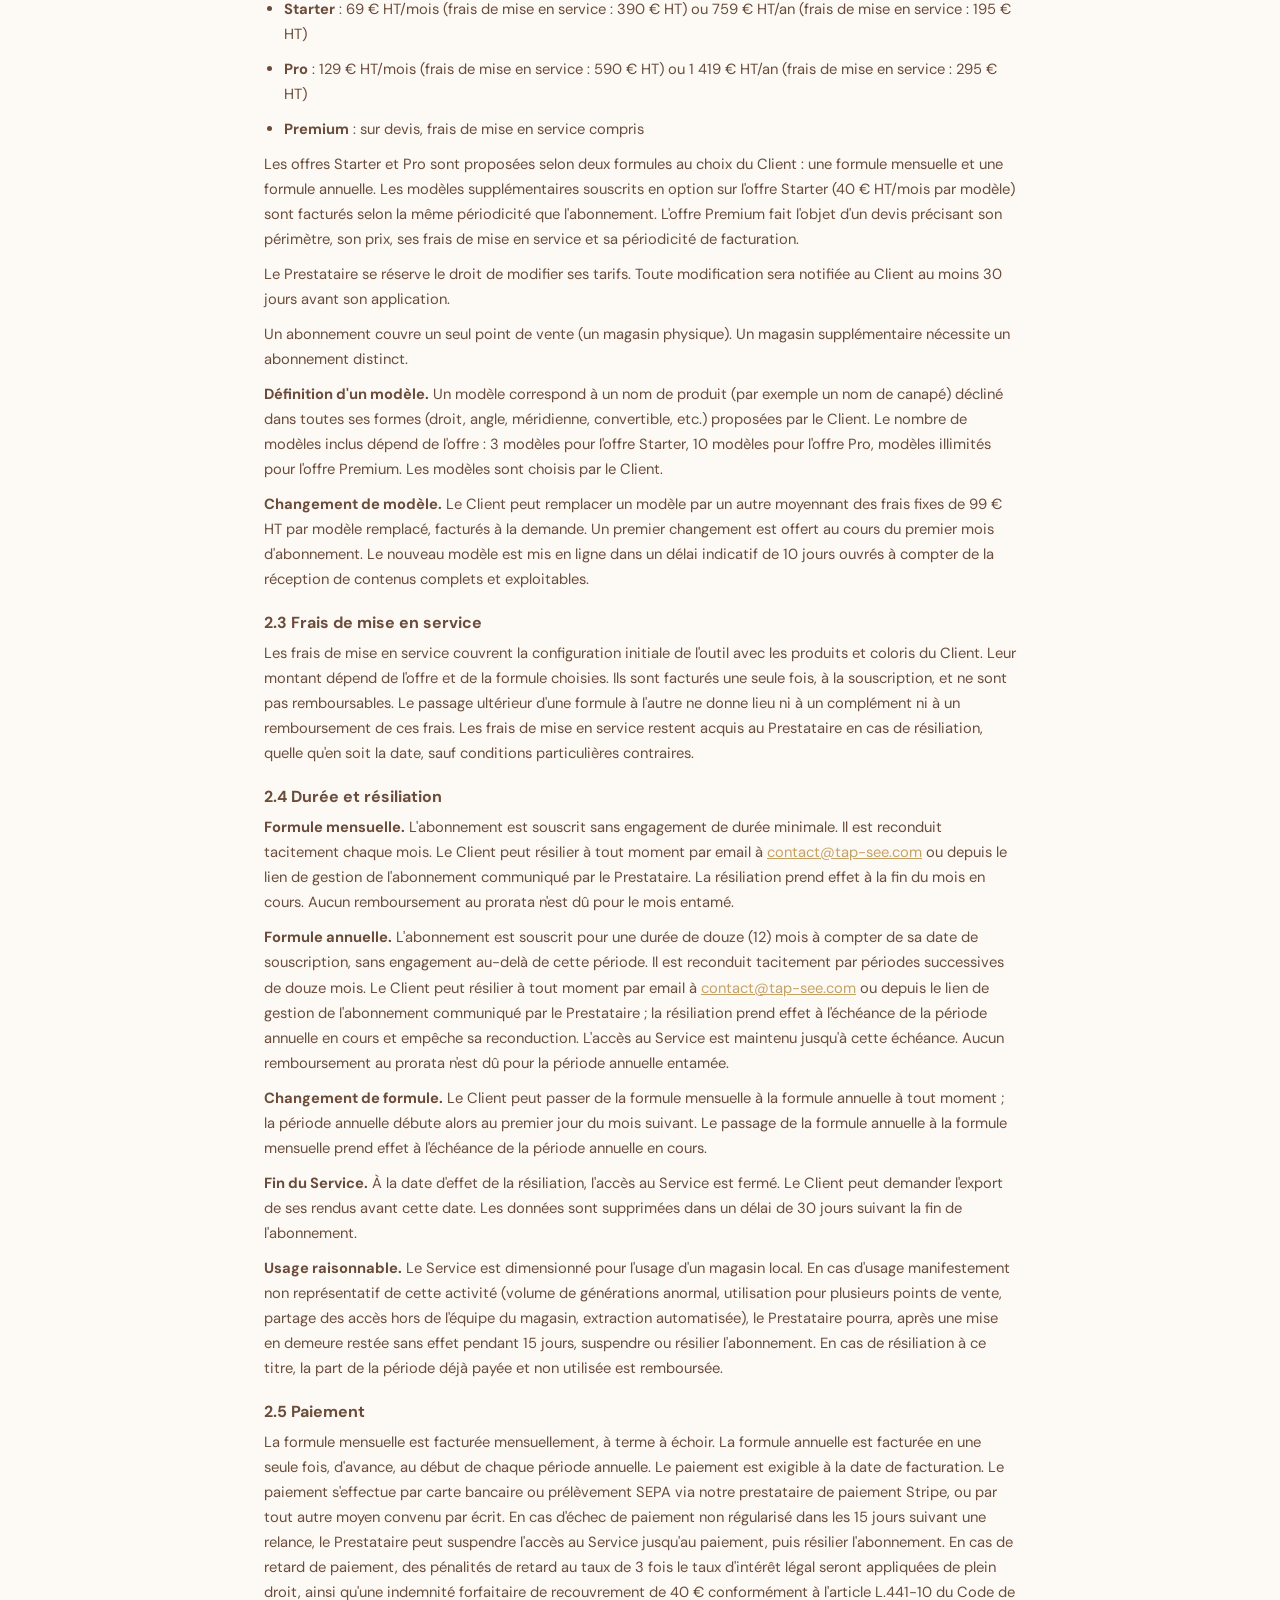
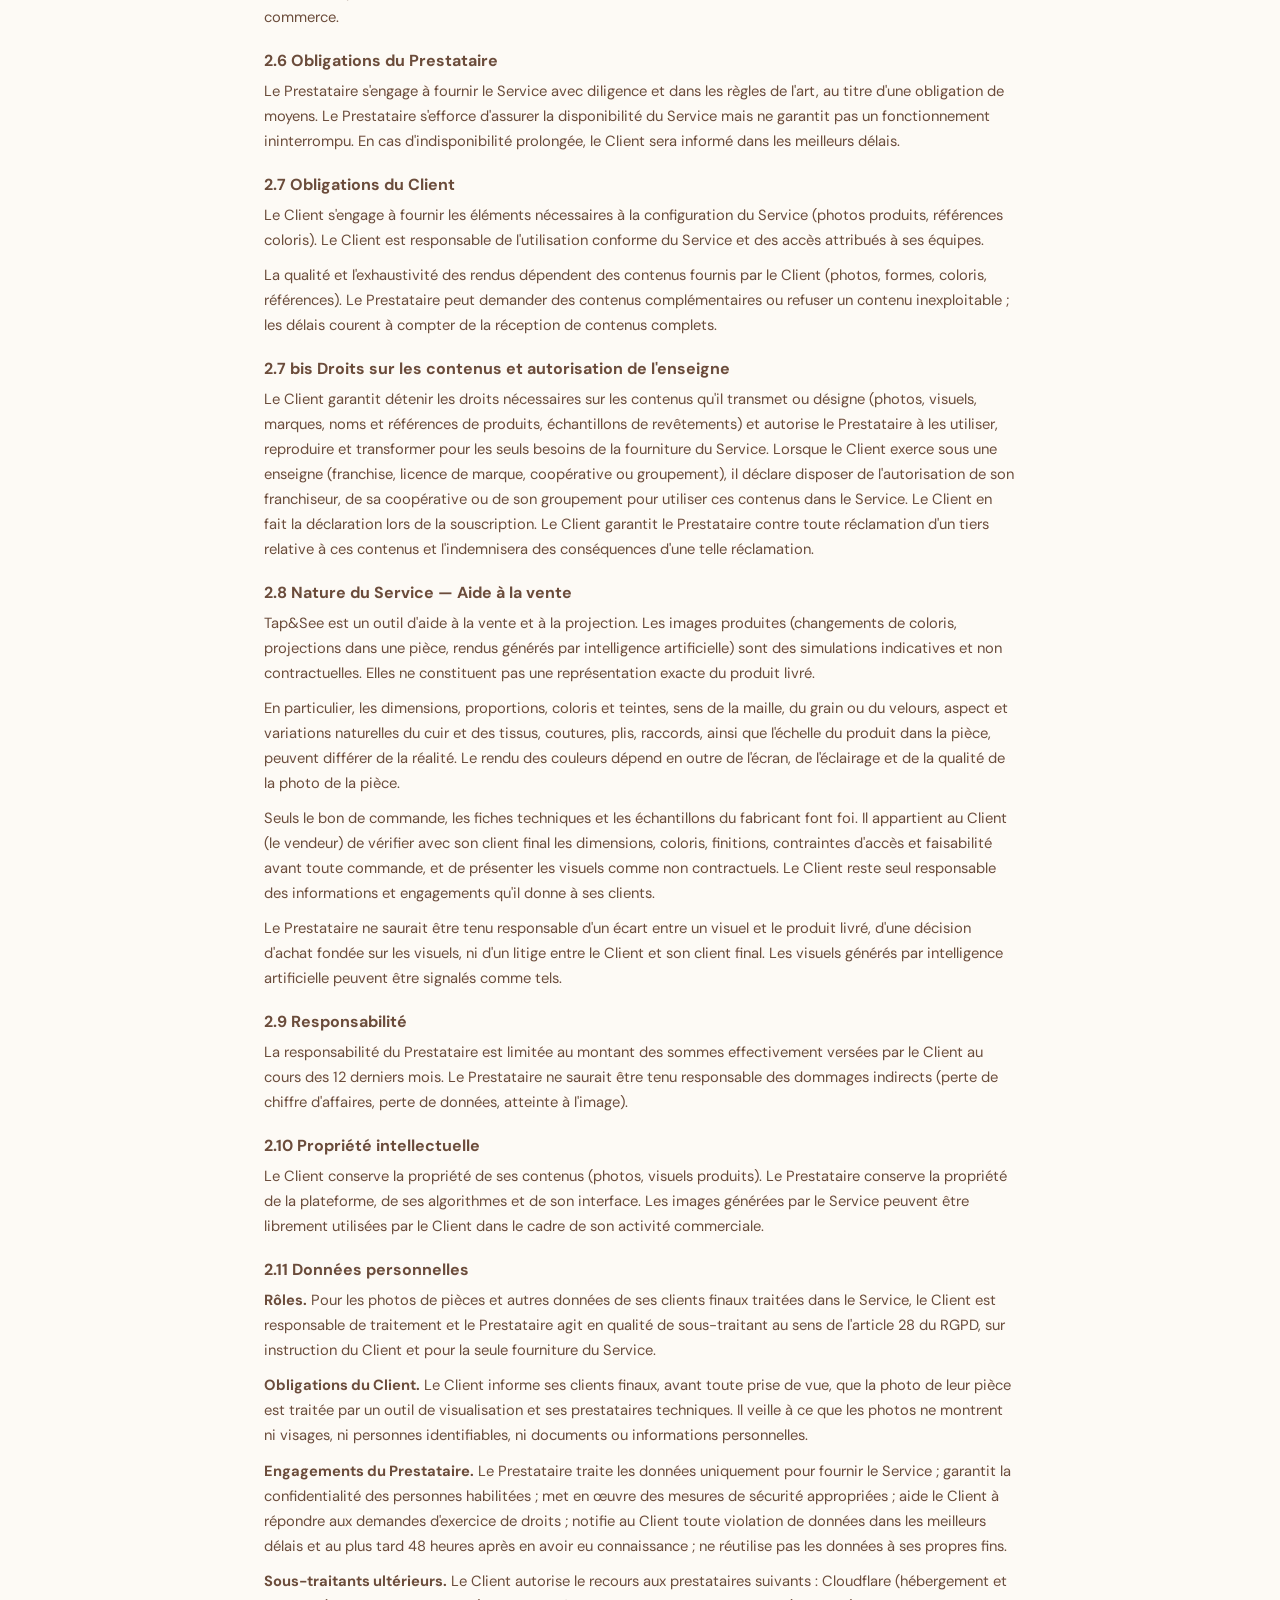
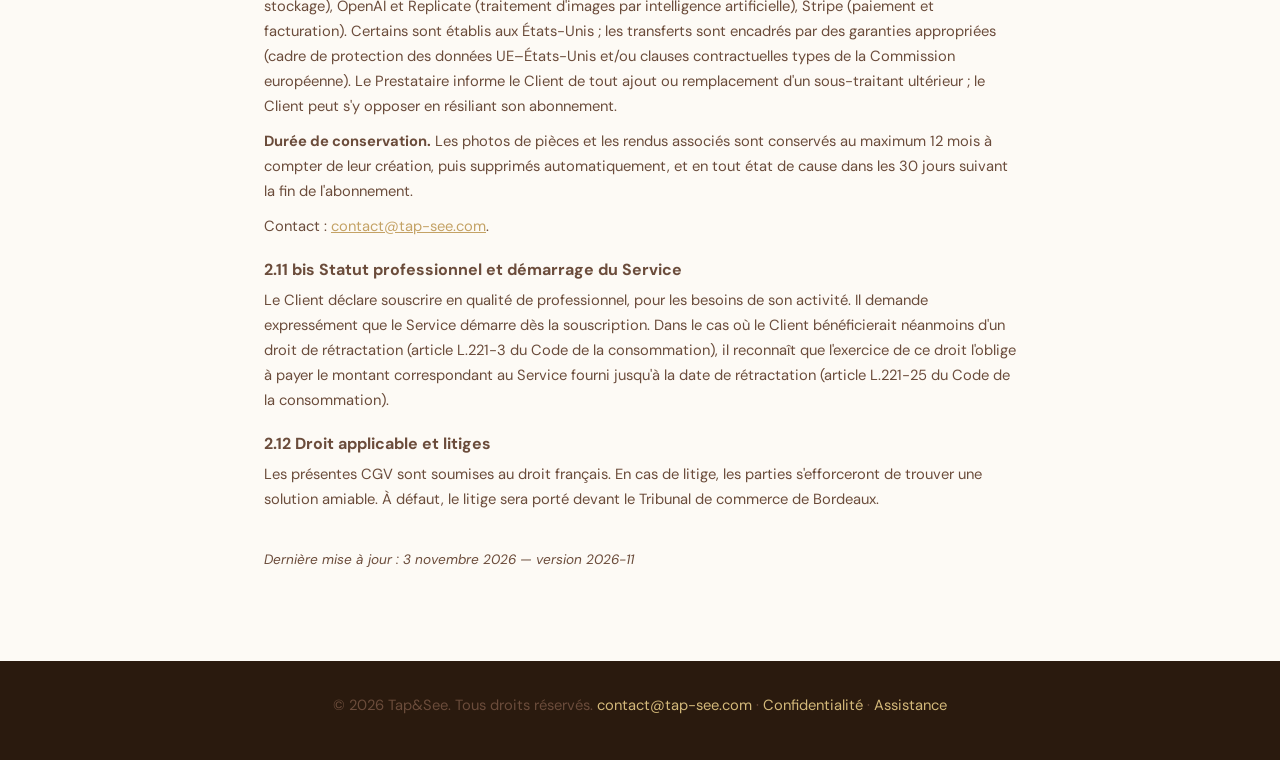
<file: mentions-legales.html>
<!DOCTYPE html>
<html lang="fr">
<head>
<meta charset="UTF-8">
<meta name="viewport" content="width=device-width, initial-scale=1.0">
<title>Mentions légales & CGV — Tap&See</title>
<link href="https://fonts.googleapis.com/css2?family=Playfair+Display:wght@400;600;700&family=DM+Sans:wght@400;500;600;700&display=swap" rel="stylesheet">
<style>
*,*::before,*::after{margin:0;padding:0;box-sizing:border-box}
:root{
  --brown-dark:#2A1A0E;
  --brown:#3C2415;
  --brown-mid:#6B4C3B;
  --gold:#C4A265;
  --gold-light:#D4B97A;
  --beige:#F5F0E8;
  --cream:#FDFAF5;
  --white:#fff;
}
html{scroll-behavior:smooth;font-size:16px}
body{font-family:'DM Sans',sans-serif;color:var(--brown-dark);background:var(--cream);overflow-x:hidden}
.container{max-width:800px;margin:0 auto;padding:0 24px}

header{background:var(--brown-dark);padding:18px 0}
header .container{display:flex;align-items:center;justify-content:space-between;max-width:800px}
.logo{font-family:'Playfair Display',serif;font-size:1.6rem;font-weight:700;letter-spacing:-.02em}
.logo a{color:var(--cream);text-decoration:none}
.logo span{color:var(--gold)}
header .back{color:var(--gold-light);text-decoration:none;font-size:.9rem;font-weight:600;transition:color .25s}
header .back:hover{color:var(--gold)}

main{padding:60px 0 80px}
h1{font-family:'Playfair Display',serif;font-size:clamp(1.6rem,3.5vw,2.2rem);font-weight:700;color:var(--brown);margin-bottom:40px;line-height:1.2}
h2{font-family:'Playfair Display',serif;font-size:1.3rem;font-weight:700;color:var(--brown);margin:36px 0 12px;padding-top:24px;border-top:1px solid rgba(196,162,101,.2)}
h2:first-of-type{border-top:none;padding-top:0}
h3{font-size:1rem;font-weight:700;color:var(--brown-mid);margin:20px 0 8px}
p,li{font-size:.92rem;color:var(--brown-mid);line-height:1.7;margin-bottom:10px}
ul{padding-left:20px;margin-bottom:10px}
a{color:var(--gold)}
.placeholder{background:rgba(196,162,101,.15);padding:2px 6px;border-radius:4px;font-weight:600;color:var(--brown)}

footer{background:var(--brown-dark);color:rgba(255,255,255,.5);text-align:center;padding:32px 0;font-size:.82rem}
footer a{color:var(--gold-light);text-decoration:none}
</style>
</head>
<body>

<header>
  <div class="container">
    <div class="logo"><a href="index.html">Tap<span>&</span>See</a></div>
    <a href="index.html" class="back">&larr; Retour au site</a>
  </div>
</header>

<main>
  <div class="container">
    <h1>Mentions légales & Conditions Générales de Vente</h1>

    <!-- ═══════════════════════════════════════ -->
    <!--           MENTIONS LÉGALES             -->
    <!-- ═══════════════════════════════════════ -->

    <h2>1. Mentions légales</h2>

    <h3>Éditeur du site</h3>
    <p>
      Le site <strong>tap-see.com</strong> est édité par :<br>
      EMEI 3099<br>
      Forme juridique : SAS<br>
      Capital social : 1 000 €<br>
      Siège social : Bureau 3, 9 rue de Condé, 33000 Bordeaux<br>
      SIRET : 988 611 810 00017<br>
      RCS : Bordeaux 988 611 810<br>
      N° TVA intracommunautaire : FR11988611810<br>
      Directeur de la publication : Nicolas Ollier<br>
      Contact : <a href="mailto:contact@tap-see.com">contact@tap-see.com</a>
    </p>

    <h3>Hébergement</h3>
    <p>
      Le site est hébergé par :<br>
      Cloudflare, Inc.<br>
      101 Townsend Street, San Francisco, CA 94107, États-Unis<br>
      <a href="https://www.cloudflare.com" target="_blank" rel="noopener">www.cloudflare.com</a>
    </p>

    <h3>Propriété intellectuelle</h3>
    <p>L'ensemble du contenu du site (textes, images, logos, éléments graphiques) est la propriété exclusive de l'éditeur ou de ses partenaires. Toute reproduction, même partielle, est interdite sans autorisation écrite préalable.</p>

    <h3>Données personnelles</h3>
    <p>Les données collectées via le formulaire de prise de rendez-vous (nom, email, téléphone) sont utilisées uniquement pour répondre à votre demande. Elles ne sont cédées à aucun tiers. Conformément au RGPD, vous disposez d'un droit d'accès, de rectification et de suppression de vos données en écrivant à <a href="mailto:contact@tap-see.com">contact@tap-see.com</a>. Pour en savoir plus, consultez notre <a href="politique-confidentialite.html">politique de confidentialité</a>.</p>

    <h3>Cookies</h3>
    <p>Ce site n'utilise pas de cookies de suivi ni de cookies publicitaires. Seuls des cookies techniques strictement nécessaires au fonctionnement peuvent être déposés.</p>

    <!-- ═══════════════════════════════════════ -->
    <!--                  CGV                   -->
    <!-- ═══════════════════════════════════════ -->

    <h2 id="cgv">2. Conditions Générales de Vente</h2>
    <p><em>Version 2026-11 — en vigueur au 3 novembre 2026. Les versions antérieures restent consultables sur demande.</em></p>
    <p>Les présentes CGV régissent les relations contractuelles entre l'éditeur du site (ci-après « le Prestataire ») et tout professionnel souscrivant au service Tap&See (ci-après « le Client »). Toute souscription implique l'acceptation sans réserve des présentes CGV. La souscription en ligne s'effectue par l'acceptation des présentes CGV (case à cocher) lors du paiement ; cette acceptation vaut signature. Des conditions particulières (remise, offre de lancement, devis) peuvent être accordées par écrit ou figurer sur la facture ; elles prévalent sur les présentes CGV.</p>

    <h3>2.1 Objet</h3>
    <p>Le Prestataire fournit au Client un accès à la plateforme en ligne Tap&See, permettant la visualisation de produits d'ameublement en différents coloris et leur projection dans un environnement intérieur à partir de photographies (ci-après « le Service »).</p>

    <h3>2.2 Offres et tarifs</h3>
    <p>Les offres en vigueur sont décrites sur la page d'accueil du site. Les prix sont indiqués en euros hors taxes (HT). La TVA applicable est ajoutée lors de la facturation.</p>
    <ul>
      <li><strong>Starter</strong> : 69 € HT/mois (frais de mise en service : 390 € HT) ou 759 € HT/an (frais de mise en service : 195 € HT)</li>
      <li><strong>Pro</strong> : 129 € HT/mois (frais de mise en service : 590 € HT) ou 1 419 € HT/an (frais de mise en service : 295 € HT)</li>
      <li><strong>Premium</strong> : sur devis, frais de mise en service compris</li>
    </ul>
    <p>Les offres Starter et Pro sont proposées selon deux formules au choix du Client : une formule mensuelle et une formule annuelle. Les modèles supplémentaires souscrits en option sur l'offre Starter (40 € HT/mois par modèle) sont facturés selon la même périodicité que l'abonnement. L'offre Premium fait l'objet d'un devis précisant son périmètre, son prix, ses frais de mise en service et sa périodicité de facturation.</p>
    <p>Le Prestataire se réserve le droit de modifier ses tarifs. Toute modification sera notifiée au Client au moins 30 jours avant son application.</p>
    <p>Un abonnement couvre un seul point de vente (un magasin physique). Un magasin supplémentaire nécessite un abonnement distinct.</p>
    <p><strong>Définition d'un modèle.</strong> Un modèle correspond à un nom de produit (par exemple un nom de canapé) décliné dans toutes ses formes (droit, angle, méridienne, convertible, etc.) proposées par le Client. Le nombre de modèles inclus dépend de l'offre : 3 modèles pour l'offre Starter, 10 modèles pour l'offre Pro, modèles illimités pour l'offre Premium. Les modèles sont choisis par le Client.</p>
    <p><strong>Changement de modèle.</strong> Le Client peut remplacer un modèle par un autre moyennant des frais fixes de 99 € HT par modèle remplacé, facturés à la demande. Un premier changement est offert au cours du premier mois d'abonnement. Le nouveau modèle est mis en ligne dans un délai indicatif de 10 jours ouvrés à compter de la réception de contenus complets et exploitables.</p>

    <h3>2.3 Frais de mise en service</h3>
    <p>Les frais de mise en service couvrent la configuration initiale de l'outil avec les produits et coloris du Client. Leur montant dépend de l'offre et de la formule choisies. Ils sont facturés une seule fois, à la souscription, et ne sont pas remboursables. Le passage ultérieur d'une formule à l'autre ne donne lieu ni à un complément ni à un remboursement de ces frais. Les frais de mise en service restent acquis au Prestataire en cas de résiliation, quelle qu'en soit la date, sauf conditions particulières contraires.</p>

    <h3>2.4 Durée et résiliation</h3>
    <p><strong>Formule mensuelle.</strong> L'abonnement est souscrit sans engagement de durée minimale. Il est reconduit tacitement chaque mois. Le Client peut résilier à tout moment par email à <a href="mailto:contact@tap-see.com">contact@tap-see.com</a> ou depuis le lien de gestion de l'abonnement communiqué par le Prestataire. La résiliation prend effet à la fin du mois en cours. Aucun remboursement au prorata n'est dû pour le mois entamé.</p>
    <p><strong>Formule annuelle.</strong> L'abonnement est souscrit pour une durée de douze (12) mois à compter de sa date de souscription, sans engagement au-delà de cette période. Il est reconduit tacitement par périodes successives de douze mois. Le Client peut résilier à tout moment par email à <a href="mailto:contact@tap-see.com">contact@tap-see.com</a> ou depuis le lien de gestion de l'abonnement communiqué par le Prestataire ; la résiliation prend effet à l'échéance de la période annuelle en cours et empêche sa reconduction. L'accès au Service est maintenu jusqu'à cette échéance. Aucun remboursement au prorata n'est dû pour la période annuelle entamée.</p>
    <p><strong>Changement de formule.</strong> Le Client peut passer de la formule mensuelle à la formule annuelle à tout moment ; la période annuelle débute alors au premier jour du mois suivant. Le passage de la formule annuelle à la formule mensuelle prend effet à l'échéance de la période annuelle en cours.</p>
    <p><strong>Fin du Service.</strong> À la date d'effet de la résiliation, l'accès au Service est fermé. Le Client peut demander l'export de ses rendus avant cette date. Les données sont supprimées dans un délai de 30 jours suivant la fin de l'abonnement.</p>
    <p><strong>Usage raisonnable.</strong> Le Service est dimensionné pour l'usage d'un magasin local. En cas d'usage manifestement non représentatif de cette activité (volume de générations anormal, utilisation pour plusieurs points de vente, partage des accès hors de l'équipe du magasin, extraction automatisée), le Prestataire pourra, après une mise en demeure restée sans effet pendant 15 jours, suspendre ou résilier l'abonnement. En cas de résiliation à ce titre, la part de la période déjà payée et non utilisée est remboursée.</p>

    <h3>2.5 Paiement</h3>
    <p>La formule mensuelle est facturée mensuellement, à terme à échoir. La formule annuelle est facturée en une seule fois, d'avance, au début de chaque période annuelle. Le paiement est exigible à la date de facturation. Le paiement s'effectue par carte bancaire ou prélèvement SEPA via notre prestataire de paiement Stripe, ou par tout autre moyen convenu par écrit. En cas d'échec de paiement non régularisé dans les 15 jours suivant une relance, le Prestataire peut suspendre l'accès au Service jusqu'au paiement, puis résilier l'abonnement. En cas de retard de paiement, des pénalités de retard au taux de 3 fois le taux d'intérêt légal seront appliquées de plein droit, ainsi qu'une indemnité forfaitaire de recouvrement de 40 € conformément à l'article L.441-10 du Code de commerce.</p>

    <h3>2.6 Obligations du Prestataire</h3>
    <p>Le Prestataire s'engage à fournir le Service avec diligence et dans les règles de l'art, au titre d'une obligation de moyens. Le Prestataire s'efforce d'assurer la disponibilité du Service mais ne garantit pas un fonctionnement ininterrompu. En cas d'indisponibilité prolongée, le Client sera informé dans les meilleurs délais.</p>

    <h3>2.7 Obligations du Client</h3>
    <p>Le Client s'engage à fournir les éléments nécessaires à la configuration du Service (photos produits, références coloris). Le Client est responsable de l'utilisation conforme du Service et des accès attribués à ses équipes.</p>
    <p>La qualité et l'exhaustivité des rendus dépendent des contenus fournis par le Client (photos, formes, coloris, références). Le Prestataire peut demander des contenus complémentaires ou refuser un contenu inexploitable ; les délais courent à compter de la réception de contenus complets.</p>

    <h3>2.7 bis Droits sur les contenus et autorisation de l'enseigne</h3>
    <p>Le Client garantit détenir les droits nécessaires sur les contenus qu'il transmet ou désigne (photos, visuels, marques, noms et références de produits, échantillons de revêtements) et autorise le Prestataire à les utiliser, reproduire et transformer pour les seuls besoins de la fourniture du Service. Lorsque le Client exerce sous une enseigne (franchise, licence de marque, coopérative ou groupement), il déclare disposer de l'autorisation de son franchiseur, de sa coopérative ou de son groupement pour utiliser ces contenus dans le Service. Le Client en fait la déclaration lors de la souscription. Le Client garantit le Prestataire contre toute réclamation d'un tiers relative à ces contenus et l'indemnisera des conséquences d'une telle réclamation.</p>

    <h3>2.8 Nature du Service — Aide à la vente</h3>
    <p>Tap&See est un outil d'aide à la vente et à la projection. Les images produites (changements de coloris, projections dans une pièce, rendus générés par intelligence artificielle) sont des simulations indicatives et non contractuelles. Elles ne constituent pas une représentation exacte du produit livré.</p>
    <p>En particulier, les dimensions, proportions, coloris et teintes, sens de la maille, du grain ou du velours, aspect et variations naturelles du cuir et des tissus, coutures, plis, raccords, ainsi que l'échelle du produit dans la pièce, peuvent différer de la réalité. Le rendu des couleurs dépend en outre de l'écran, de l'éclairage et de la qualité de la photo de la pièce.</p>
    <p>Seuls le bon de commande, les fiches techniques et les échantillons du fabricant font foi. Il appartient au Client (le vendeur) de vérifier avec son client final les dimensions, coloris, finitions, contraintes d'accès et faisabilité avant toute commande, et de présenter les visuels comme non contractuels. Le Client reste seul responsable des informations et engagements qu'il donne à ses clients.</p>
    <p>Le Prestataire ne saurait être tenu responsable d'un écart entre un visuel et le produit livré, d'une décision d'achat fondée sur les visuels, ni d'un litige entre le Client et son client final. Les visuels générés par intelligence artificielle peuvent être signalés comme tels.</p>

    <h3>2.9 Responsabilité</h3>
    <p>La responsabilité du Prestataire est limitée au montant des sommes effectivement versées par le Client au cours des 12 derniers mois. Le Prestataire ne saurait être tenu responsable des dommages indirects (perte de chiffre d'affaires, perte de données, atteinte à l'image).</p>

    <h3>2.10 Propriété intellectuelle</h3>
    <p>Le Client conserve la propriété de ses contenus (photos, visuels produits). Le Prestataire conserve la propriété de la plateforme, de ses algorithmes et de son interface. Les images générées par le Service peuvent être librement utilisées par le Client dans le cadre de son activité commerciale.</p>

    <h3>2.11 Données personnelles</h3>
    <p><strong>Rôles.</strong> Pour les photos de pièces et autres données de ses clients finaux traitées dans le Service, le Client est responsable de traitement et le Prestataire agit en qualité de sous-traitant au sens de l'article 28 du RGPD, sur instruction du Client et pour la seule fourniture du Service.</p>
    <p><strong>Obligations du Client.</strong> Le Client informe ses clients finaux, avant toute prise de vue, que la photo de leur pièce est traitée par un outil de visualisation et ses prestataires techniques. Il veille à ce que les photos ne montrent ni visages, ni personnes identifiables, ni documents ou informations personnelles.</p>
    <p><strong>Engagements du Prestataire.</strong> Le Prestataire traite les données uniquement pour fournir le Service ; garantit la confidentialité des personnes habilitées ; met en œuvre des mesures de sécurité appropriées ; aide le Client à répondre aux demandes d'exercice de droits ; notifie au Client toute violation de données dans les meilleurs délais et au plus tard 48 heures après en avoir eu connaissance ; ne réutilise pas les données à ses propres fins.</p>
    <p><strong>Sous-traitants ultérieurs.</strong> Le Client autorise le recours aux prestataires suivants : Cloudflare (hébergement et stockage), OpenAI et Replicate (traitement d'images par intelligence artificielle), Stripe (paiement et facturation). Certains sont établis aux États-Unis ; les transferts sont encadrés par des garanties appropriées (cadre de protection des données UE–États-Unis et/ou clauses contractuelles types de la Commission européenne). Le Prestataire informe le Client de tout ajout ou remplacement d'un sous-traitant ultérieur ; le Client peut s'y opposer en résiliant son abonnement.</p>
    <p><strong>Durée de conservation.</strong> Les photos de pièces et les rendus associés sont conservés au maximum 12 mois à compter de leur création, puis supprimés automatiquement, et en tout état de cause dans les 30 jours suivant la fin de l'abonnement.</p>
    <p>Contact : <a href="mailto:contact@tap-see.com">contact@tap-see.com</a>.</p>

    <h3>2.11 bis Statut professionnel et démarrage du Service</h3>
    <p>Le Client déclare souscrire en qualité de professionnel, pour les besoins de son activité. Il demande expressément que le Service démarre dès la souscription. Dans le cas où le Client bénéficierait néanmoins d'un droit de rétractation (article L.221-3 du Code de la consommation), il reconnaît que l'exercice de ce droit l'oblige à payer le montant correspondant au Service fourni jusqu'à la date de rétractation (article L.221-25 du Code de la consommation).</p>

    <h3>2.12 Droit applicable et litiges</h3>
    <p>Les présentes CGV sont soumises au droit français. En cas de litige, les parties s'efforceront de trouver une solution amiable. À défaut, le litige sera porté devant le Tribunal de commerce de Bordeaux.</p>

    <p style="margin-top:36px;font-size:.85rem;color:var(--brown-mid);font-style:italic">Dernière mise à jour : 3 novembre 2026 — version 2026-11</p>
  </div>
</main>

<footer>
  <div class="container">
    <p>&copy; 2026 Tap&See. Tous droits r&eacute;serv&eacute;s. <a href="mailto:contact@tap-see.com">contact@tap-see.com</a> · <a href="politique-confidentialite.html">Confidentialité</a> · <a href="assistance.html">Assistance</a></p>
  </div>
</footer>

</body>
</html>
</file>
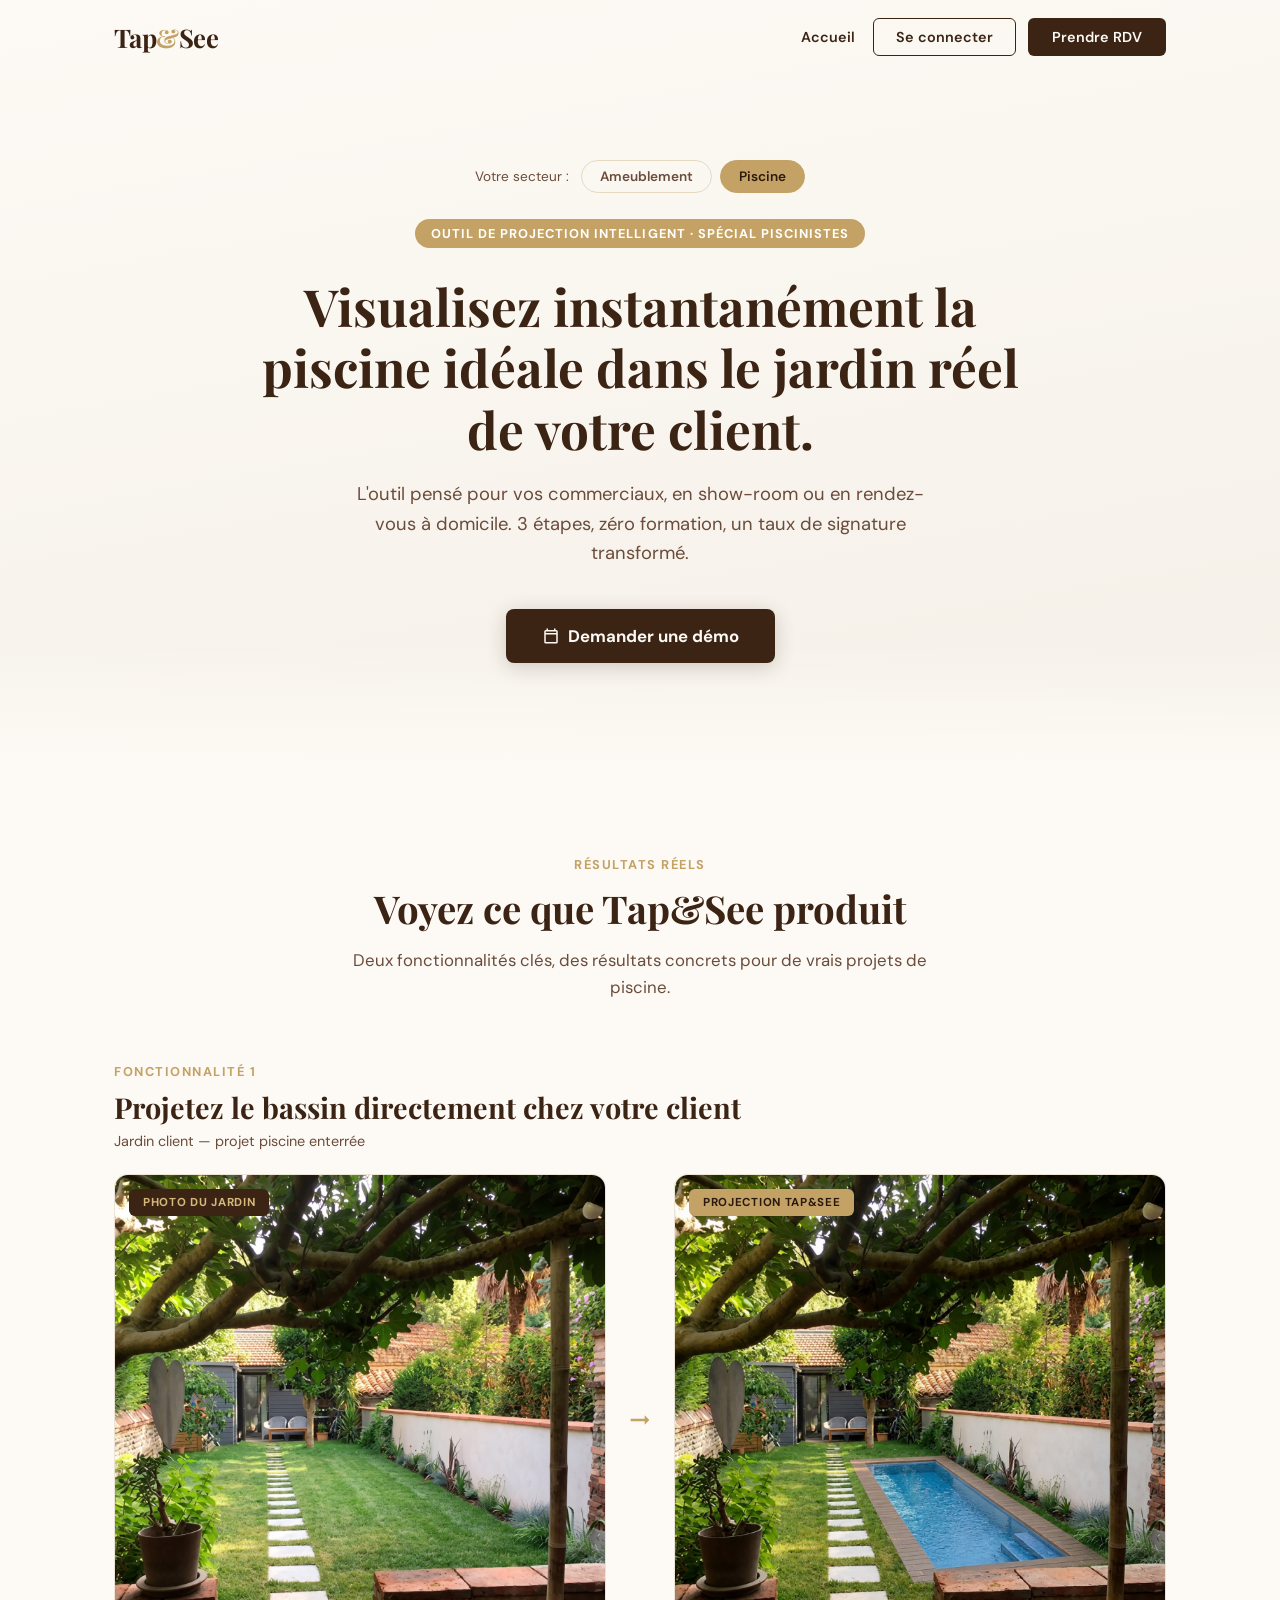
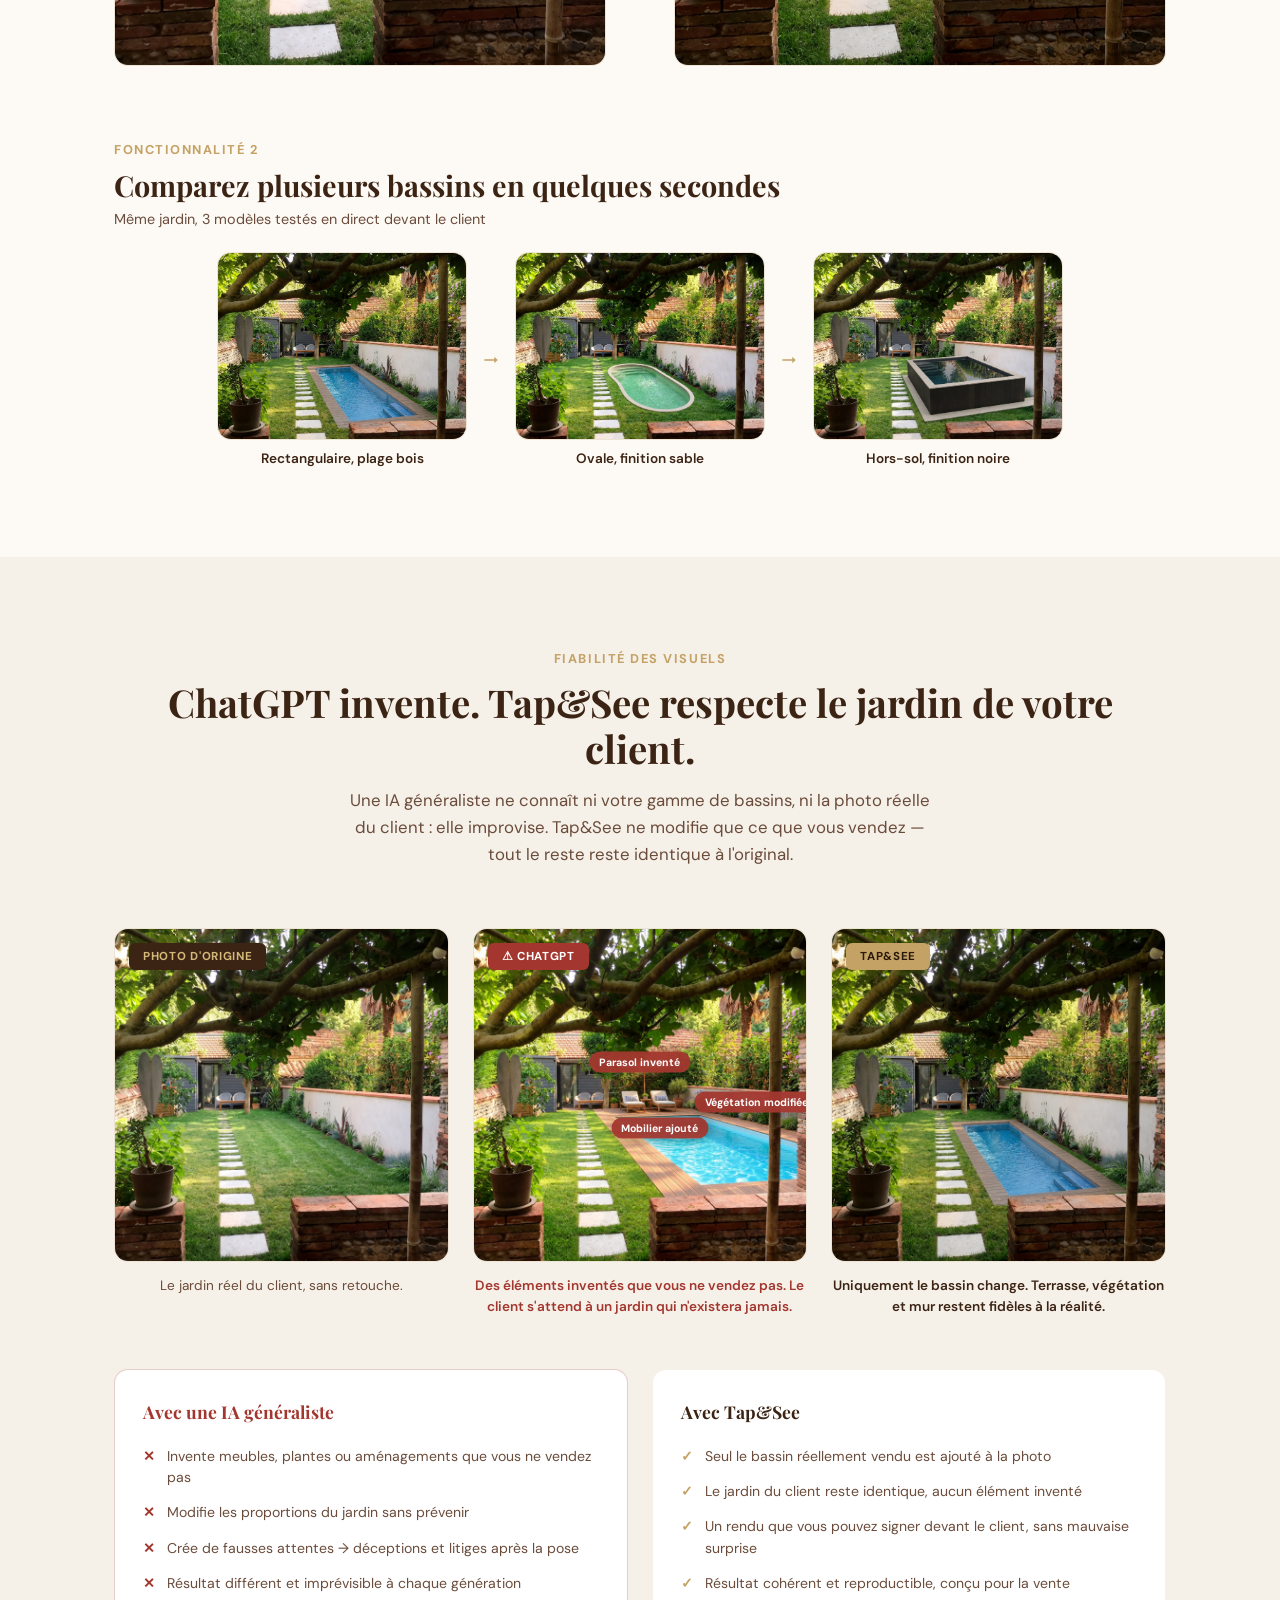
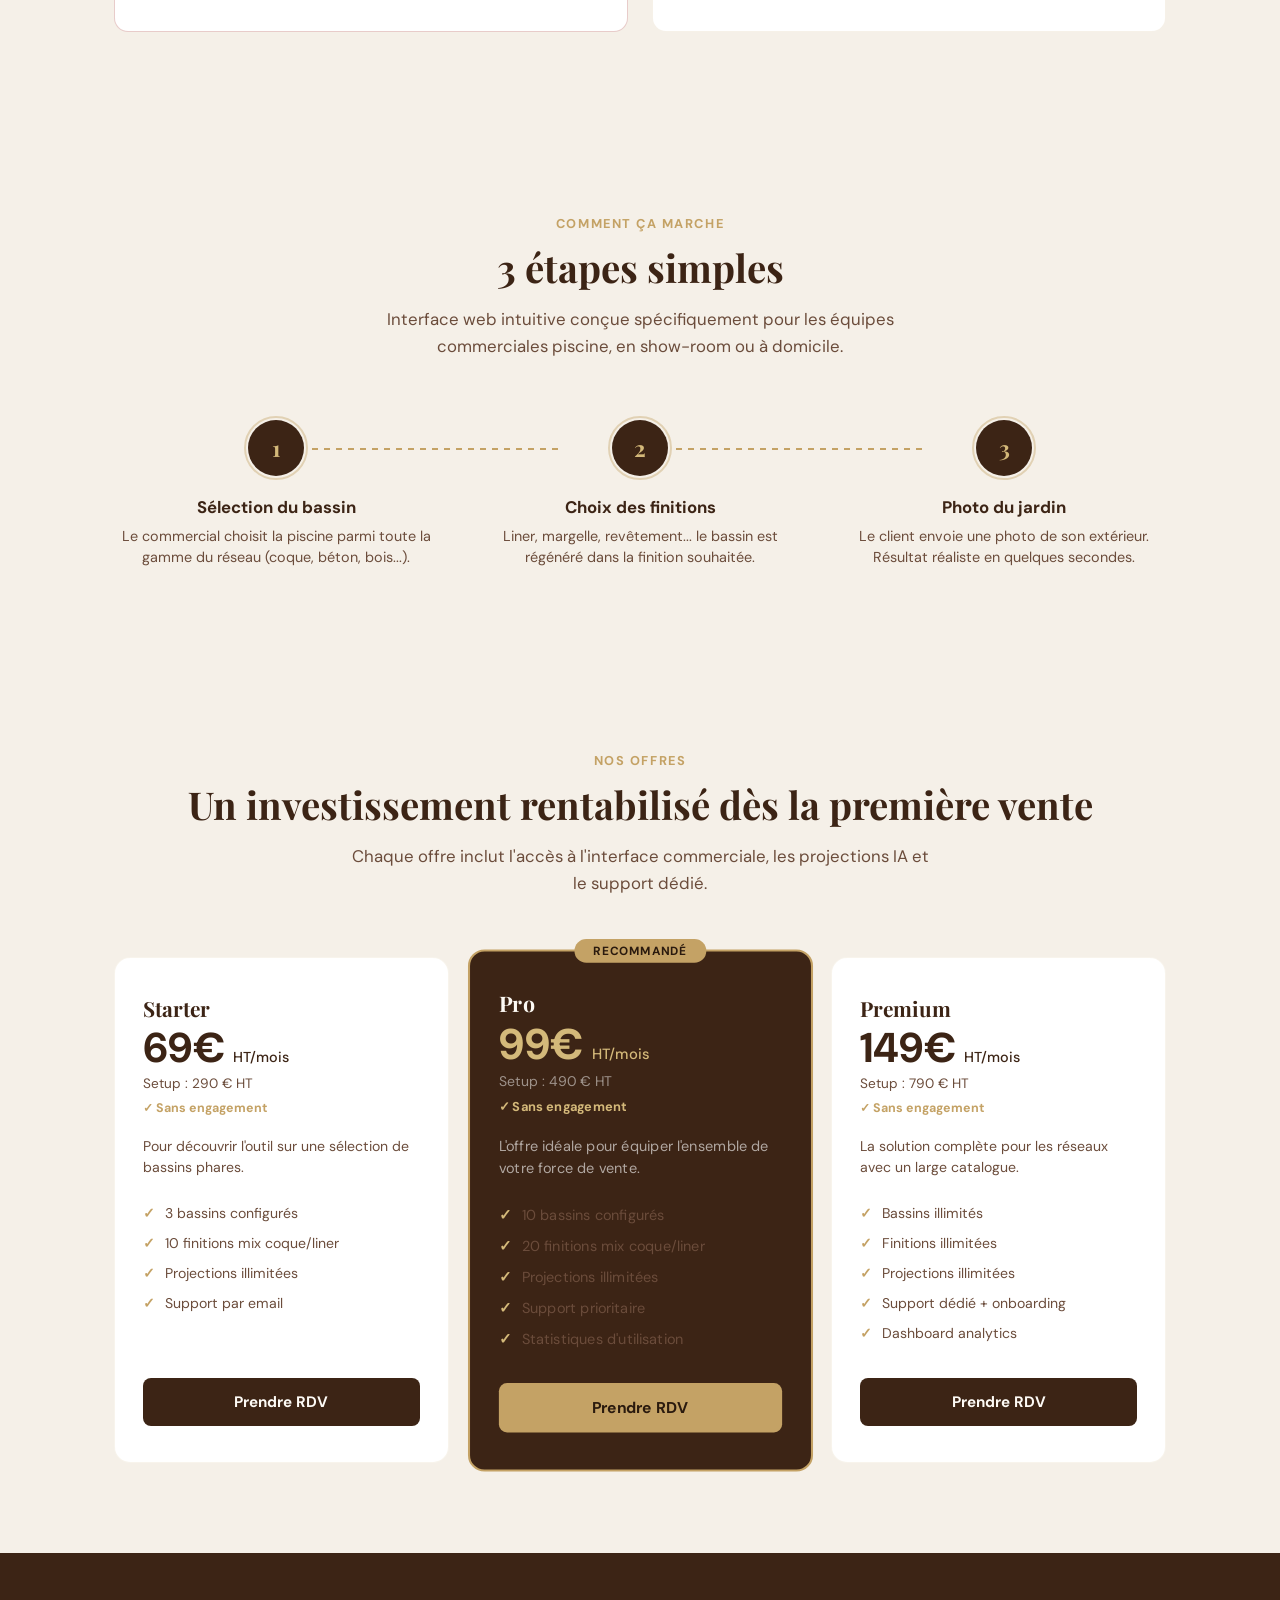
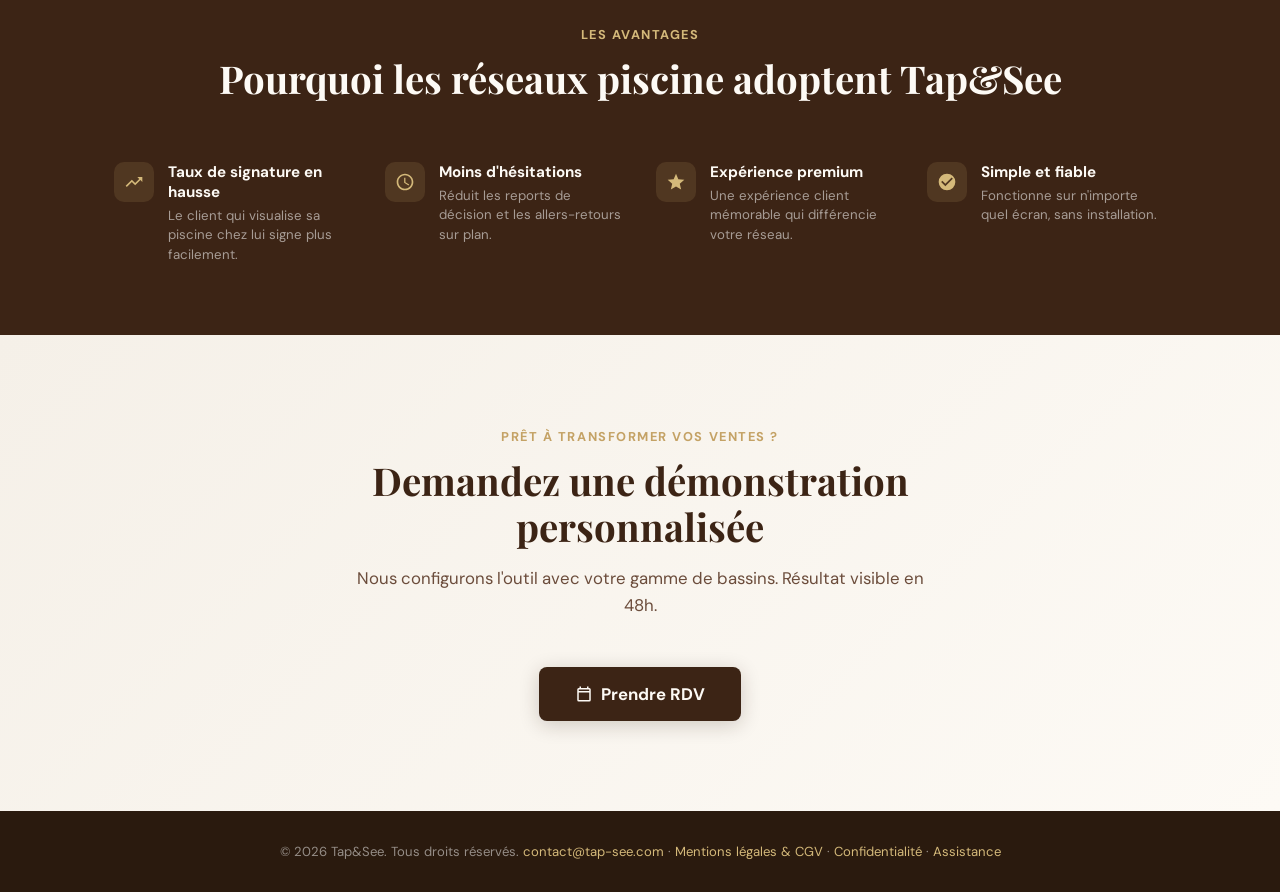
<file: piscine.html>
<!DOCTYPE html>
<html lang="fr">
<head>
<meta charset="UTF-8">
<meta name="viewport" content="width=device-width, initial-scale=1.0">
<title>Tap&See — Visualisation piscine en temps réel</title>
<meta name="description" content="Visualisez instantanément n'importe quel bassin dans le jardin réel du client. L'outil de projection IA pensé pour les équipes commerciales piscine.">
<link href="https://fonts.googleapis.com/css2?family=Playfair+Display:wght@400;600;700&family=DM+Sans:wght@400;500;600;700&display=swap" rel="stylesheet">
<link rel="stylesheet" href="styles.css">
</head>
<body>

<!-- HEADER -->
<header id="header">
  <div class="container">
    <a class="logo" href="index.html">Tap<span>&</span>See</a>
    <div class="nav-actions">
      <a href="index.html" class="nav-link">Accueil</a>
      <a href="https://tap-see-app.pages.dev/" target="_blank" class="cta-login">Se connecter</a>
      <a href="https://calendar.app.google/EBG8Vz6747GXaXhn7" target="_blank" class="cta-nav">Prendre RDV</a>
    </div>
  </div>
</header>

<!-- HERO -->
<section class="hero">
  <div class="container">
    <nav class="sector-pills" aria-label="Choisir un secteur">
      <span>Votre secteur :</span>
      <a href="ameublement.html">Ameublement</a>
      <a href="piscine.html" class="current">Piscine</a>
    </nav>
    <div class="badge">Outil de projection intelligent · Spécial piscinistes</div>
    <h1>Visualisez instantanément la piscine idéale dans le jardin réel de votre client.</h1>
    <p>L'outil pensé pour vos commerciaux, en show-room ou en rendez-vous à domicile. 3 étapes, zéro formation, un taux de signature transformé.</p>
    <a href="https://calendar.app.google/EBG8Vz6747GXaXhn7" target="_blank" class="btn-primary">
      <svg viewBox="0 0 24 24"><path d="M19 4h-1V2h-2v2H8V2H6v2H5a2 2 0 00-2 2v14a2 2 0 002 2h14a2 2 0 002-2V6a2 2 0 00-2-2zm0 16H5V10h14v10zm0-12H5V6h14v2z"/></svg>
      Demander une démo
    </a>
  </div>
</section>

<!-- SHOWCASE -->
<section class="showcase" id="exemple">
  <div class="container">
    <div class="section-head reveal">
      <div class="section-label">Résultats réels</div>
      <h2 class="section-title">Voyez ce que Tap&See produit</h2>
      <p class="section-subtitle">Deux fonctionnalités clés, des résultats concrets pour de vrais projets de piscine.</p>
    </div>

    <!-- Bloc 1 — Projection dans le jardin -->
    <div class="showcase-block reveal">
      <div class="showcase-block-label">Fonctionnalité 1</div>
      <div class="showcase-block-title">Projetez le bassin directement chez votre client</div>
      <div class="showcase-block-model">Jardin client — projet piscine enterrée</div>
      <div class="showcase-pair">
        <div class="showcase-img-wrap">
          <div class="stag before">Photo du jardin</div>
          <img src="piscine-jardin-original.jpg" alt="Jardin du client avant installation de la piscine" loading="lazy">
        </div>
        <div class="showcase-arrow">
          <svg viewBox="0 0 24 24"><path d="M16.01 11H4v2h12.01v3L20 12l-3.99-4v3z"/></svg>
        </div>
        <div class="showcase-img-wrap">
          <div class="stag after">Projection Tap&See</div>
          <img src="piscine-tap-see.jpg" alt="Piscine projetée dans le jardin du client par Tap&See" loading="lazy">
        </div>
      </div>
    </div>

    <!-- Bloc 2 — Comparer plusieurs modèles -->
    <div class="showcase-block reveal">
      <div class="showcase-block-label">Fonctionnalité 2</div>
      <div class="showcase-block-title">Comparez plusieurs bassins en quelques secondes</div>
      <div class="showcase-block-model">Même jardin, 3 modèles testés en direct devant le client</div>
      <div class="model-row">
        <div class="model-card">
          <div class="showcase-img-wrap">
            <img src="piscine-tap-see.jpg" alt="Piscine rectangulaire en bois projetée dans le jardin" loading="lazy">
          </div>
          <p>Rectangulaire, plage bois</p>
        </div>
        <div class="model-sep"><svg viewBox="0 0 24 24"><path d="M16.01 11H4v2h12.01v3L20 12l-3.99-4v3z"/></svg></div>
        <div class="model-card">
          <div class="showcase-img-wrap">
            <img src="piscine-oval-sable.jpg" alt="Piscine ovale finition sable projetée dans le jardin" loading="lazy">
          </div>
          <p>Ovale, finition sable</p>
        </div>
        <div class="model-sep"><svg viewBox="0 0 24 24"><path d="M16.01 11H4v2h12.01v3L20 12l-3.99-4v3z"/></svg></div>
        <div class="model-card">
          <div class="showcase-img-wrap">
            <img src="piscine-carree-noir.jpg" alt="Piscine hors-sol carrée finition noire projetée dans le jardin" loading="lazy">
          </div>
          <p>Hors-sol, finition noire</p>
        </div>
      </div>
    </div>
  </div>
</section>

<!-- FIABILITÉ / HALLUCINATION -->
<section class="hallu" id="fiabilite">
  <div class="container">
    <div class="section-head reveal">
      <div class="section-label">Fiabilité des visuels</div>
      <h2 class="section-title">ChatGPT invente. Tap&See respecte le jardin de votre client.</h2>
      <p class="section-subtitle">Une IA généraliste ne connaît ni votre gamme de bassins, ni la photo réelle du client : elle improvise. Tap&See ne modifie que ce que vous vendez — tout le reste reste identique à l'original.</p>
    </div>

    <div class="hallu-grid reveal">
      <div class="hallu-card">
        <div class="showcase-img-wrap">
          <div class="stag before">Photo d'origine</div>
          <img src="piscine-jardin-original.jpg" alt="Jardin réel du client, sans retouche" loading="lazy">
        </div>
        <p class="hallu-caption">Le jardin réel du client, sans retouche.</p>
      </div>

      <div class="hallu-card">
        <div class="showcase-img-wrap">
          <div class="stag bad">⚠ ChatGPT</div>
          <img src="piscine-chatgpt-hallucination.jpg" alt="Génération ChatGPT montrant des éléments inventés non vendus par le pisciniste" loading="lazy">
          <span class="pin" style="top:40%;left:50%">Parasol inventé</span>
          <span class="pin" style="top:60%;left:56%">Mobilier ajouté</span>
          <span class="pin" style="top:52%;left:85%">Végétation modifiée</span>
        </div>
        <p class="hallu-caption hallu-caption--bad">Des éléments inventés que vous ne vendez pas. Le client s'attend à un jardin qui n'existera jamais.</p>
      </div>

      <div class="hallu-card">
        <div class="showcase-img-wrap">
          <div class="stag after">Tap&See</div>
          <img src="piscine-tap-see.jpg" alt="Génération Tap&See fidèle au jardin réel, seul le bassin est ajouté" loading="lazy">
        </div>
        <p class="hallu-caption hallu-caption--good">Uniquement le bassin change. Terrasse, végétation et mur restent fidèles à la réalité.</p>
      </div>
    </div>

    <div class="hallu-compare reveal">
      <div class="compare-col compare-col--bad">
        <h4>Avec une IA généraliste</h4>
        <ul>
          <li>Invente meubles, plantes ou aménagements que vous ne vendez pas</li>
          <li>Modifie les proportions du jardin sans prévenir</li>
          <li>Crée de fausses attentes → déceptions et litiges après la pose</li>
          <li>Résultat différent et imprévisible à chaque génération</li>
        </ul>
      </div>
      <div class="compare-col compare-col--good">
        <h4>Avec Tap&See</h4>
        <ul>
          <li>Seul le bassin réellement vendu est ajouté à la photo</li>
          <li>Le jardin du client reste identique, aucun élément inventé</li>
          <li>Un rendu que vous pouvez signer devant le client, sans mauvaise surprise</li>
          <li>Résultat cohérent et reproductible, conçu pour la vente</li>
        </ul>
      </div>
    </div>
  </div>
</section>

<!-- STEPS -->
<section class="steps" id="etapes">
  <div class="container">
    <div class="section-head reveal">
      <div class="section-label">Comment ça marche</div>
      <h2 class="section-title">3 étapes simples</h2>
      <p class="section-subtitle">Interface web intuitive conçue spécifiquement pour les équipes commerciales piscine, en show-room ou à domicile.</p>
    </div>
    <div class="steps-grid">
      <div class="step reveal">
        <div class="step-number">1</div>
        <div class="step-connector"></div>
        <h3>Sélection du bassin</h3>
        <p>Le commercial choisit la piscine parmi toute la gamme du réseau (coque, béton, bois...).</p>
      </div>
      <div class="step reveal">
        <div class="step-number">2</div>
        <div class="step-connector"></div>
        <h3>Choix des finitions</h3>
        <p>Liner, margelle, revêtement... le bassin est régénéré dans la finition souhaitée.</p>
      </div>
      <div class="step reveal">
        <div class="step-number">3</div>
        <h3>Photo du jardin</h3>
        <p>Le client envoie une photo de son extérieur. Résultat réaliste en quelques secondes.</p>
      </div>
    </div>
  </div>
</section>

<!-- PRICING -->
<section class="pricing" id="offres">
  <div class="container">
    <div class="section-head reveal">
      <div class="section-label">Nos offres</div>
      <h2 class="section-title">Un investissement rentabilisé dès la première vente</h2>
      <p class="section-subtitle">Chaque offre inclut l'accès à l'interface commerciale, les projections IA et le support dédié.</p>
    </div>
    <div class="pricing-grid">
      <!-- Starter -->
      <div class="price-card reveal">
        <div class="price-name">Starter</div>
        <div class="price-tag">69€ <small>HT/mois</small></div>
        <div class="price-setup">Setup : 290 € HT</div>
        <div class="price-no-commit">✓ Sans engagement</div>
        <p class="price-desc">Pour découvrir l'outil sur une sélection de bassins phares.</p>
        <ul class="price-feat">
          <li>3 bassins configurés</li>
          <li>10 finitions mix coque/liner</li>
          <li>Projections illimitées</li>
          <li>Support par email</li>
        </ul>
        <a href="https://calendar.app.google/EBG8Vz6747GXaXhn7" target="_blank" class="btn-price">Prendre RDV</a>
      </div>
      <!-- Pro -->
      <div class="price-card featured reveal">
        <div class="featured-badge">Recommandé</div>
        <div class="price-name">Pro</div>
        <div class="price-tag">99€ <small>HT/mois</small></div>
        <div class="price-setup">Setup : 490 € HT</div>
        <div class="price-no-commit">✓ Sans engagement</div>
        <p class="price-desc">L'offre idéale pour équiper l'ensemble de votre force de vente.</p>
        <ul class="price-feat">
          <li>10 bassins configurés</li>
          <li>20 finitions mix coque/liner</li>
          <li>Projections illimitées</li>
          <li>Support prioritaire</li>
          <li>Statistiques d'utilisation</li>
        </ul>
        <a href="https://calendar.app.google/EBG8Vz6747GXaXhn7" target="_blank" class="btn-price">Prendre RDV</a>
      </div>
      <!-- Premium -->
      <div class="price-card reveal">
        <div class="price-name">Premium</div>
        <div class="price-tag">149€ <small>HT/mois</small></div>
        <div class="price-setup">Setup : 790 € HT</div>
        <div class="price-no-commit">✓ Sans engagement</div>
        <p class="price-desc">La solution complète pour les réseaux avec un large catalogue.</p>
        <ul class="price-feat">
          <li>Bassins illimités</li>
          <li>Finitions illimitées</li>
          <li>Projections illimitées</li>
          <li>Support dédié + onboarding</li>
          <li>Dashboard analytics</li>
        </ul>
        <a href="https://calendar.app.google/EBG8Vz6747GXaXhn7" target="_blank" class="btn-price">Prendre RDV</a>
      </div>
    </div>
  </div>
</section>

<!-- ADVANTAGES -->
<section class="advantages">
  <div class="container">
    <div class="section-head reveal">
      <div class="section-label" style="color:var(--gold-light)">Les avantages</div>
      <h2 class="section-title" style="color:var(--cream)">Pourquoi les réseaux piscine adoptent Tap&See</h2>
    </div>
    <div class="adv-grid">
      <div class="adv-item reveal">
        <div class="adv-icon"><svg viewBox="0 0 24 24"><path d="M16 6l2.29 2.29-4.88 4.88-4-4L2 16.59 3.41 18l6-6 4 4 6.3-6.29L22 12V6h-6z"/></svg></div>
        <div><h4>Taux de signature en hausse</h4><p>Le client qui visualise sa piscine chez lui signe plus facilement.</p></div>
      </div>
      <div class="adv-item reveal">
        <div class="adv-icon"><svg viewBox="0 0 24 24"><path d="M11.99 2C6.47 2 2 6.48 2 12s4.47 10 9.99 10C17.52 22 22 17.52 22 12S17.52 2 11.99 2zM12 20c-4.42 0-8-3.58-8-8s3.58-8 8-8 8 3.58 8 8-3.58 8-8 8zm.5-13H11v6l5.25 3.15.75-1.23-4.5-2.67V7z"/></svg></div>
        <div><h4>Moins d'hésitations</h4><p>Réduit les reports de décision et les allers-retours sur plan.</p></div>
      </div>
      <div class="adv-item reveal">
        <div class="adv-icon"><svg viewBox="0 0 24 24"><path d="M12 17.27L18.18 21l-1.64-7.03L22 9.24l-7.19-.61L12 2 9.19 8.63 2 9.24l5.46 4.73L5.82 21z"/></svg></div>
        <div><h4>Expérience premium</h4><p>Une expérience client mémorable qui différencie votre réseau.</p></div>
      </div>
      <div class="adv-item reveal">
        <div class="adv-icon"><svg viewBox="0 0 24 24"><path d="M12 2a10 10 0 100 20 10 10 0 000-20zm-2 15l-5-5 1.41-1.41L10 14.17l7.59-7.59L19 8l-9 9z"/></svg></div>
        <div><h4>Simple et fiable</h4><p>Fonctionne sur n'importe quel écran, sans installation.</p></div>
      </div>
    </div>
  </div>
</section>

<!-- FINAL CTA -->
<section class="final-cta">
  <div class="container reveal">
    <div class="section-label">Prêt à transformer vos ventes ?</div>
    <h2 class="section-title">Demandez une démonstration personnalisée</h2>
    <p class="section-subtitle">Nous configurons l'outil avec votre gamme de bassins. Résultat visible en 48h.</p>
    <a href="https://calendar.app.google/EBG8Vz6747GXaXhn7" target="_blank" class="btn-primary" style="margin-top:12px">
      <svg viewBox="0 0 24 24"><path d="M19 4h-1V2h-2v2H8V2H6v2H5a2 2 0 00-2 2v14a2 2 0 002 2h14a2 2 0 002-2V6a2 2 0 00-2-2zm0 16H5V10h14v10zm0-12H5V6h14v2z"/></svg>
      Prendre RDV
    </a>
  </div>
</section>

<!-- FOOTER -->
<footer>
  <div class="container">
    <p>© 2026 Tap&See. Tous droits réservés. <a href="mailto:contact@tap-see.com">contact@tap-see.com</a> · <a href="mentions-legales.html">Mentions légales & CGV</a> · <a href="politique-confidentialite.html">Confidentialité</a> · <a href="assistance.html">Assistance</a></p>
  </div>
</footer>

<!-- FLOATING CTA -->
<a href="https://calendar.app.google/EBG8Vz6747GXaXhn7" target="_blank" class="floating-cta" id="floatingCta">
  <svg viewBox="0 0 24 24"><path d="M19 4h-1V2h-2v2H8V2H6v2H5a2 2 0 00-2 2v14a2 2 0 002 2h14a2 2 0 002-2V6a2 2 0 00-2-2zm0 16H5V10h14v10zm-7-7h5v5h-5v-5z"/></svg>
  <span class="tooltip">Prendre RDV</span>
</a>

<script src="main.js"></script>
</body>
</html>
</file>
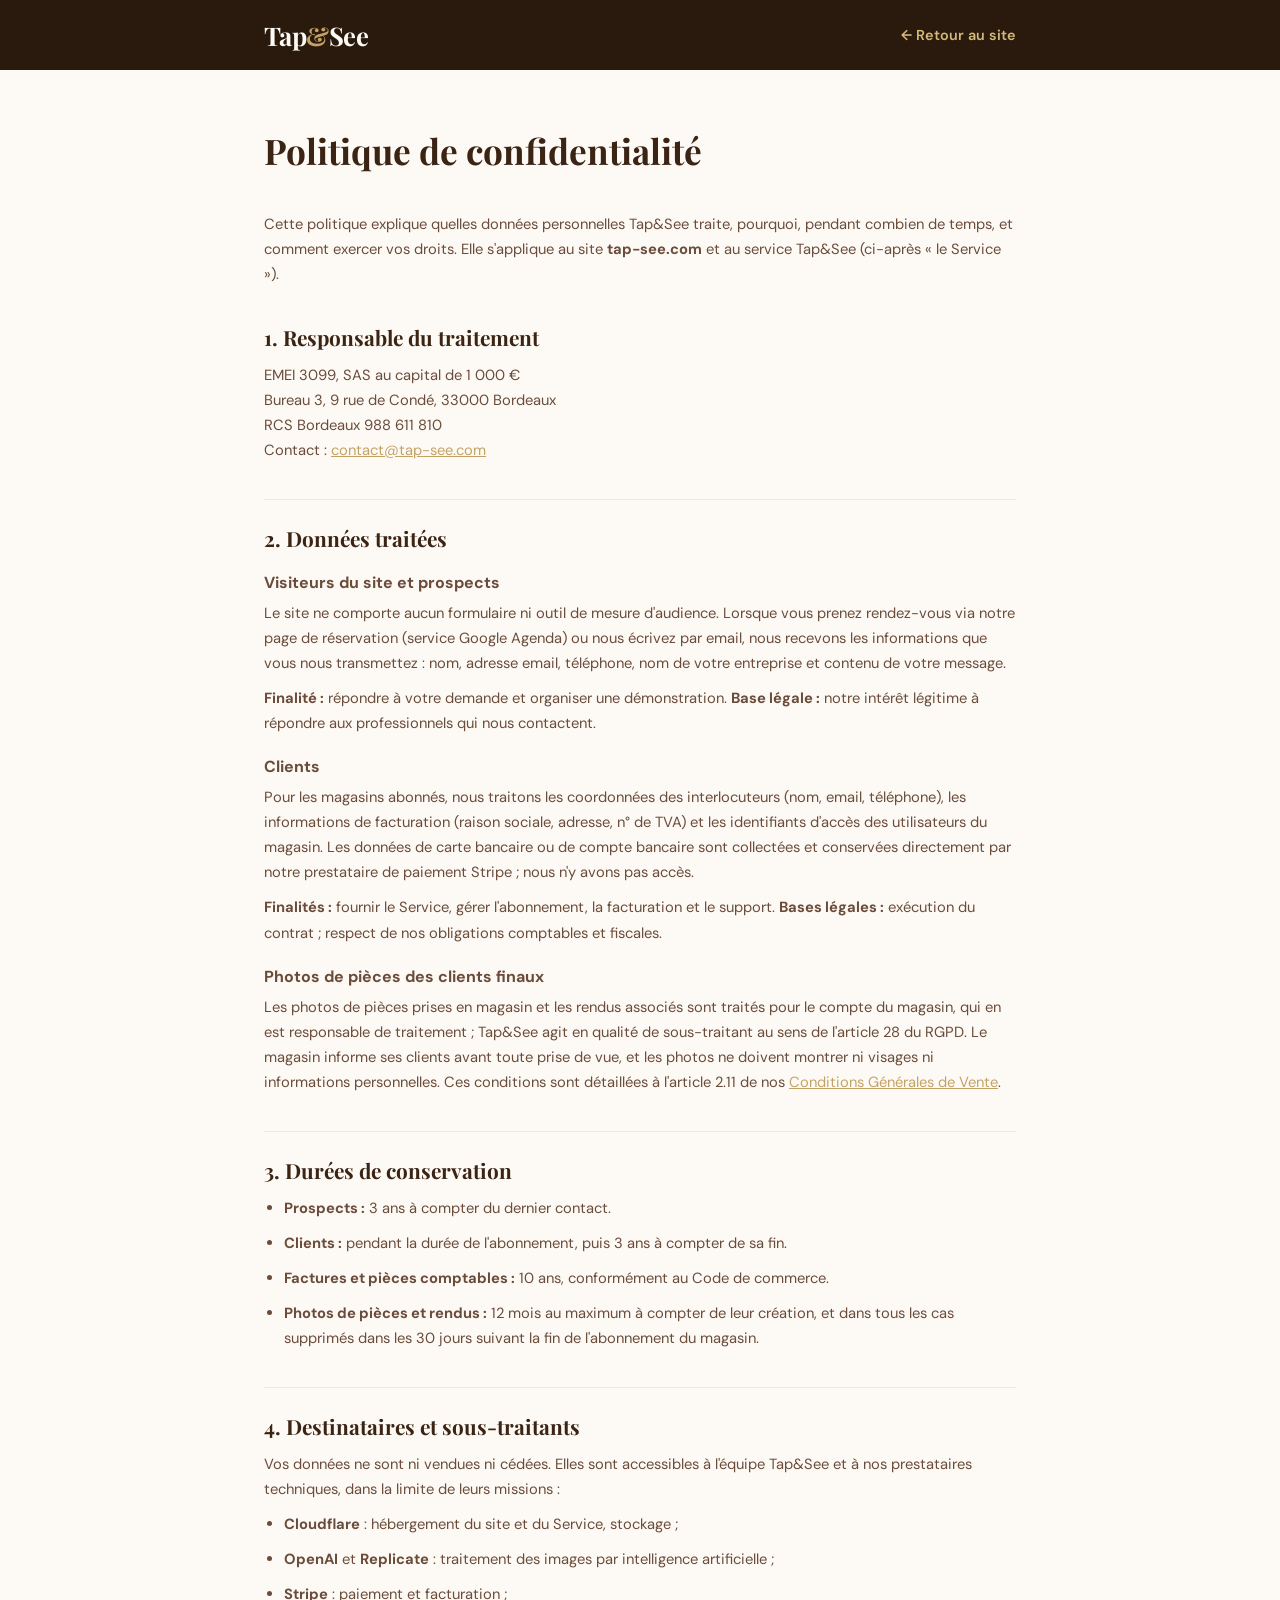
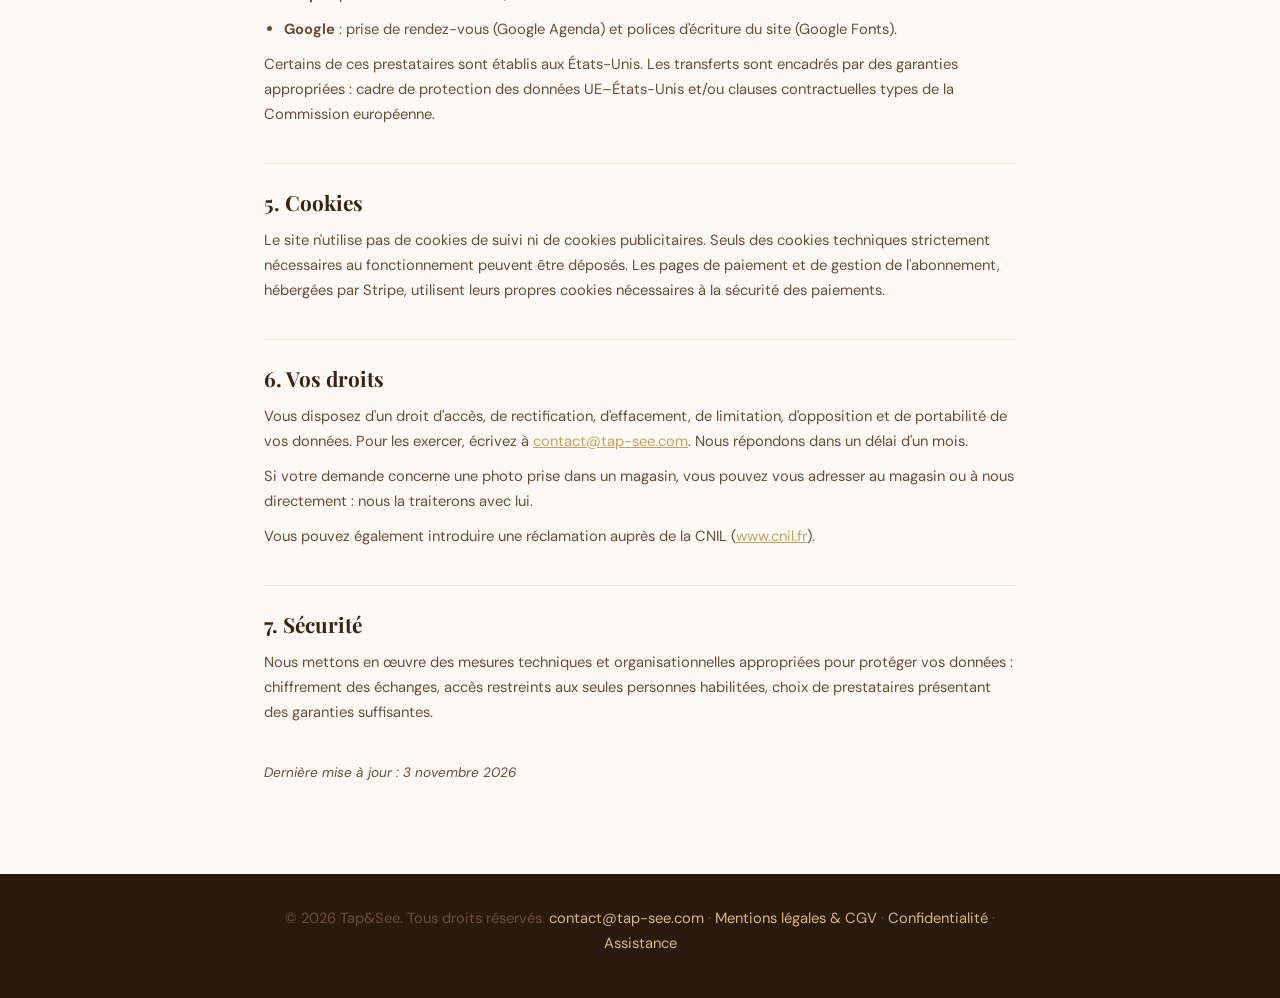
<file: politique-confidentialite.html>
<!DOCTYPE html>
<html lang="fr">
<head>
<meta charset="UTF-8">
<meta name="viewport" content="width=device-width, initial-scale=1.0">
<title>Politique de confidentialité — Tap&See</title>
<meta name="description" content="Politique de confidentialité de Tap&See : données collectées, finalités, durées de conservation, sous-traitants et droits.">
<link href="https://fonts.googleapis.com/css2?family=Playfair+Display:wght@400;600;700&family=DM+Sans:wght@400;500;600;700&display=swap" rel="stylesheet">
<style>
*,*::before,*::after{margin:0;padding:0;box-sizing:border-box}
:root{
  --brown-dark:#2A1A0E;
  --brown:#3C2415;
  --brown-mid:#6B4C3B;
  --gold:#C4A265;
  --gold-light:#D4B97A;
  --beige:#F5F0E8;
  --cream:#FDFAF5;
  --white:#fff;
}
html{scroll-behavior:smooth;font-size:16px}
body{font-family:'DM Sans',sans-serif;color:var(--brown-dark);background:var(--cream);overflow-x:hidden}
.container{max-width:800px;margin:0 auto;padding:0 24px}

header{background:var(--brown-dark);padding:18px 0}
header .container{display:flex;align-items:center;justify-content:space-between;max-width:800px}
.logo{font-family:'Playfair Display',serif;font-size:1.6rem;font-weight:700;letter-spacing:-.02em}
.logo a{color:var(--cream);text-decoration:none}
.logo span{color:var(--gold)}
header .back{color:var(--gold-light);text-decoration:none;font-size:.9rem;font-weight:600;transition:color .25s}
header .back:hover{color:var(--gold)}

main{padding:60px 0 80px}
h1{font-family:'Playfair Display',serif;font-size:clamp(1.6rem,3.5vw,2.2rem);font-weight:700;color:var(--brown);margin-bottom:40px;line-height:1.2}
h2{font-family:'Playfair Display',serif;font-size:1.3rem;font-weight:700;color:var(--brown);margin:36px 0 12px;padding-top:24px;border-top:1px solid rgba(196,162,101,.2)}
h2:first-of-type{border-top:none;padding-top:0}
h3{font-size:1rem;font-weight:700;color:var(--brown-mid);margin:20px 0 8px}
p,li{font-size:.92rem;color:var(--brown-mid);line-height:1.7;margin-bottom:10px}
ul{padding-left:20px;margin-bottom:10px}
a{color:var(--gold)}
.placeholder{background:rgba(196,162,101,.15);padding:2px 6px;border-radius:4px;font-weight:600;color:var(--brown)}

footer{background:var(--brown-dark);color:rgba(255,255,255,.5);text-align:center;padding:32px 0;font-size:.82rem}
footer a{color:var(--gold-light);text-decoration:none}
</style>
</head>
<body>

<header>
  <div class="container">
    <div class="logo"><a href="index.html">Tap<span>&</span>See</a></div>
    <a href="index.html" class="back">&larr; Retour au site</a>
  </div>
</header>

<main>
  <div class="container">
    <h1>Politique de confidentialité</h1>
    <p>Cette politique explique quelles données personnelles Tap&See traite, pourquoi, pendant combien de temps, et comment exercer vos droits. Elle s'applique au site <strong>tap-see.com</strong> et au service Tap&See (ci-après « le Service »).</p>

    <h2>1. Responsable du traitement</h2>
    <p>
      EMEI 3099, SAS au capital de 1 000 €<br>
      Bureau 3, 9 rue de Condé, 33000 Bordeaux<br>
      RCS Bordeaux 988 611 810<br>
      Contact : <a href="mailto:contact@tap-see.com">contact@tap-see.com</a>
    </p>

    <h2>2. Données traitées</h2>

    <h3>Visiteurs du site et prospects</h3>
    <p>Le site ne comporte aucun formulaire ni outil de mesure d'audience. Lorsque vous prenez rendez-vous via notre page de réservation (service Google Agenda) ou nous écrivez par email, nous recevons les informations que vous nous transmettez : nom, adresse email, téléphone, nom de votre entreprise et contenu de votre message.</p>
    <p><strong>Finalité :</strong> répondre à votre demande et organiser une démonstration. <strong>Base légale :</strong> notre intérêt légitime à répondre aux professionnels qui nous contactent.</p>

    <h3>Clients</h3>
    <p>Pour les magasins abonnés, nous traitons les coordonnées des interlocuteurs (nom, email, téléphone), les informations de facturation (raison sociale, adresse, n° de TVA) et les identifiants d'accès des utilisateurs du magasin. Les données de carte bancaire ou de compte bancaire sont collectées et conservées directement par notre prestataire de paiement Stripe ; nous n'y avons pas accès.</p>
    <p><strong>Finalités :</strong> fournir le Service, gérer l'abonnement, la facturation et le support. <strong>Bases légales :</strong> exécution du contrat ; respect de nos obligations comptables et fiscales.</p>

    <h3>Photos de pièces des clients finaux</h3>
    <p>Les photos de pièces prises en magasin et les rendus associés sont traités pour le compte du magasin, qui en est responsable de traitement ; Tap&See agit en qualité de sous-traitant au sens de l'article 28 du RGPD. Le magasin informe ses clients avant toute prise de vue, et les photos ne doivent montrer ni visages ni informations personnelles. Ces conditions sont détaillées à l'article 2.11 de nos <a href="mentions-legales.html#cgv">Conditions Générales de Vente</a>.</p>

    <h2>3. Durées de conservation</h2>
    <ul>
      <li><strong>Prospects :</strong> 3 ans à compter du dernier contact.</li>
      <li><strong>Clients :</strong> pendant la durée de l'abonnement, puis 3 ans à compter de sa fin.</li>
      <li><strong>Factures et pièces comptables :</strong> 10 ans, conformément au Code de commerce.</li>
      <li><strong>Photos de pièces et rendus :</strong> 12 mois au maximum à compter de leur création, et dans tous les cas supprimés dans les 30 jours suivant la fin de l'abonnement du magasin.</li>
    </ul>

    <h2>4. Destinataires et sous-traitants</h2>
    <p>Vos données ne sont ni vendues ni cédées. Elles sont accessibles à l'équipe Tap&See et à nos prestataires techniques, dans la limite de leurs missions :</p>
    <ul>
      <li><strong>Cloudflare</strong> : hébergement du site et du Service, stockage ;</li>
      <li><strong>OpenAI</strong> et <strong>Replicate</strong> : traitement des images par intelligence artificielle ;</li>
      <li><strong>Stripe</strong> : paiement et facturation ;</li>
      <li><strong>Google</strong> : prise de rendez-vous (Google Agenda) et polices d'écriture du site (Google Fonts).</li>
    </ul>
    <p>Certains de ces prestataires sont établis aux États-Unis. Les transferts sont encadrés par des garanties appropriées : cadre de protection des données UE–États-Unis et/ou clauses contractuelles types de la Commission européenne.</p>

    <h2>5. Cookies</h2>
    <p>Le site n'utilise pas de cookies de suivi ni de cookies publicitaires. Seuls des cookies techniques strictement nécessaires au fonctionnement peuvent être déposés. Les pages de paiement et de gestion de l'abonnement, hébergées par Stripe, utilisent leurs propres cookies nécessaires à la sécurité des paiements.</p>

    <h2>6. Vos droits</h2>
    <p>Vous disposez d'un droit d'accès, de rectification, d'effacement, de limitation, d'opposition et de portabilité de vos données. Pour les exercer, écrivez à <a href="mailto:contact@tap-see.com">contact@tap-see.com</a>. Nous répondons dans un délai d'un mois.</p>
    <p>Si votre demande concerne une photo prise dans un magasin, vous pouvez vous adresser au magasin ou à nous directement : nous la traiterons avec lui.</p>
    <p>Vous pouvez également introduire une réclamation auprès de la CNIL (<a href="https://www.cnil.fr" target="_blank" rel="noopener">www.cnil.fr</a>).</p>

    <h2>7. Sécurité</h2>
    <p>Nous mettons en œuvre des mesures techniques et organisationnelles appropriées pour protéger vos données : chiffrement des échanges, accès restreints aux seules personnes habilitées, choix de prestataires présentant des garanties suffisantes.</p>

    <p style="margin-top:36px;font-size:.85rem;color:var(--brown-mid);font-style:italic">Dernière mise à jour : 3 novembre 2026</p>
  </div>
</main>

<footer>
  <div class="container">
    <p>&copy; 2026 Tap&See. Tous droits r&eacute;serv&eacute;s. <a href="mailto:contact@tap-see.com">contact@tap-see.com</a> · <a href="mentions-legales.html">Mentions légales & CGV</a> · <a href="politique-confidentialite.html">Confidentialité</a> · <a href="assistance.html">Assistance</a></p>
  </div>
</footer>

</body>
</html>
</file>
<file: styles.css>
*,*::before,*::after{margin:0;padding:0;box-sizing:border-box}
:root{
  --brown-dark:#2A1A0E;
  --brown:#3C2415;
  --brown-mid:#6B4C3B;
  --gold:#C4A265;
  --gold-light:#D4B97A;
  --beige:#F5F0E8;
  --cream:#FDFAF5;
  --white:#fff;
  --bad:#A3372F;
  --bad-bg:#FBEDEC;
}
html{scroll-behavior:smooth;font-size:16px}
body{font-family:'DM Sans',sans-serif;color:var(--brown-dark);background:var(--cream);overflow-x:hidden}

/* ── UTILITIES ── */
.container{max-width:1100px;margin:0 auto;padding:0 24px}
.reveal{opacity:0;transform:translateY(40px);transition:opacity .7s ease,transform .7s ease}
.reveal.visible{opacity:1;transform:translateY(0)}

/* ── HEADER / NAV ── */
header{position:fixed;top:0;left:0;width:100%;z-index:100;padding:18px 0;transition:background .3s,box-shadow .3s}
header.scrolled{background:rgba(253,250,245,.95);backdrop-filter:blur(8px);box-shadow:0 2px 20px rgba(42,26,14,.08)}
header .container{display:flex;align-items:center;justify-content:space-between}
.logo{font-family:'Playfair Display',serif;font-size:1.6rem;font-weight:700;color:var(--brown);letter-spacing:-.02em}
.logo span{color:var(--gold)}
header .nav-actions{display:flex;align-items:center;gap:12px}
header .cta-login{border:1.5px solid var(--brown);color:var(--brown);padding:9px 22px;border-radius:6px;text-decoration:none;font-weight:600;font-size:.9rem;transition:background .25s,color .25s,transform .25s;background:transparent}
header .cta-login:hover{background:var(--brown);color:var(--cream);transform:translateY(-1px)}
header .cta-nav{background:var(--brown);color:var(--cream);padding:10px 24px;border-radius:6px;text-decoration:none;font-weight:600;font-size:.9rem;transition:background .25s,transform .25s}
header .cta-nav:hover{background:var(--brown-mid);transform:translateY(-1px)}

/* ── HERO ── */
.hero{padding:160px 0 100px;text-align:center;background:linear-gradient(170deg,var(--cream) 0%,var(--beige) 100%);position:relative;overflow:hidden}
.hero::after{content:'';position:absolute;bottom:0;left:0;width:100%;height:120px;background:linear-gradient(to bottom,transparent,var(--cream));pointer-events:none}
.hero .container{position:relative;z-index:1}
.hero h1{font-family:'Playfair Display',serif;font-size:clamp(2rem,5vw,3.2rem);font-weight:700;color:var(--brown);max-width:800px;margin:0 auto 20px;line-height:1.2}
.hero p{font-size:1.15rem;color:var(--brown-mid);max-width:600px;margin:0 auto 40px;line-height:1.6}
.hero .badge{display:inline-block;background:var(--gold);color:var(--white);padding:6px 16px;border-radius:20px;font-size:.8rem;font-weight:700;letter-spacing:.08em;text-transform:uppercase;margin-bottom:28px}
.btn-primary{display:inline-flex;align-items:center;gap:8px;background:var(--brown);color:var(--cream);padding:16px 36px;border-radius:8px;text-decoration:none;font-weight:700;font-size:1.05rem;transition:all .3s;box-shadow:0 4px 20px rgba(42,26,14,.2)}
.btn-primary:hover{background:var(--gold);color:var(--brown-dark);transform:translateY(-2px);box-shadow:0 8px 30px rgba(196,162,101,.3)}
.btn-primary svg{width:18px;height:18px;fill:currentColor}

/* ── SECTION SHARED ── */
section{padding:90px 0}
.section-label{display:inline-block;color:var(--gold);font-weight:700;font-size:.8rem;letter-spacing:.12em;text-transform:uppercase;margin-bottom:12px}
.section-title{font-family:'Playfair Display',serif;font-size:clamp(1.6rem,3.5vw,2.4rem);font-weight:700;color:var(--brown);margin-bottom:16px;line-height:1.2}
.section-subtitle{color:var(--brown-mid);font-size:1.05rem;max-width:580px;line-height:1.6}
.section-head{text-align:center;margin-bottom:60px}
.section-head .section-subtitle{margin:0 auto}

/* ── STEPS ── */
.steps{background:var(--beige)}
.steps-grid{display:grid;grid-template-columns:repeat(auto-fit,minmax(240px,1fr));gap:40px;counter-reset:step}
.step{text-align:center;position:relative}
.step-number{width:56px;height:56px;border-radius:50%;background:var(--brown);color:var(--gold-light);font-family:'Playfair Display',serif;font-size:1.4rem;font-weight:700;display:flex;align-items:center;justify-content:center;margin:0 auto 20px;position:relative}
.step-number::after{content:'';position:absolute;inset:-4px;border-radius:50%;border:2px solid var(--gold);opacity:.4}
.step h3{font-size:1.05rem;font-weight:700;color:var(--brown);margin-bottom:8px}
.step p{color:var(--brown-mid);font-size:.9rem;line-height:1.5}
.step-connector{display:none}
@media(min-width:768px){
  .step-connector{display:block;position:absolute;top:28px;left:calc(50% + 36px);width:calc(100% - 72px);height:2px;background:repeating-linear-gradient(90deg,var(--gold),var(--gold) 6px,transparent 6px,transparent 12px)}
  .step:last-child .step-connector{display:none}
}

/* ── SHOWCASE ── */
.showcase{background:var(--cream)}
.showcase-block{margin-bottom:72px}
.showcase-block:last-child{margin-bottom:0}
.showcase-block-label{display:inline-block;color:var(--gold);font-weight:700;font-size:.8rem;letter-spacing:.12em;text-transform:uppercase;margin-bottom:8px}
.showcase-block-title{font-family:'Playfair Display',serif;font-size:clamp(1.3rem,2.5vw,1.8rem);font-weight:700;color:var(--brown);margin-bottom:6px}
.showcase-block-model{font-size:.9rem;color:var(--brown-mid);margin-bottom:24px}
.showcase-pair{display:grid;grid-template-columns:1fr auto 1fr;gap:0;align-items:center}
@media(max-width:700px){.showcase-pair{grid-template-columns:1fr;gap:16px}}
.showcase-img-wrap{border-radius:14px;overflow:hidden;background:var(--beige);position:relative;border:1px solid rgba(196,162,101,.15)}
.showcase-img-wrap img{width:100%;height:100%;object-fit:cover;display:block}
.showcase-img-wrap .stag{position:absolute;top:14px;left:14px;padding:6px 14px;border-radius:6px;font-size:.72rem;font-weight:700;letter-spacing:.06em;text-transform:uppercase}
.stag.before{background:var(--brown);color:var(--gold-light)}
.stag.after{background:var(--gold);color:var(--brown-dark)}
.showcase-arrow{display:flex;flex-direction:column;align-items:center;justify-content:center;padding:0 20px;color:var(--gold);font-weight:700;font-size:.75rem;letter-spacing:.08em;text-transform:uppercase;gap:6px}
.showcase-arrow svg{width:28px;height:28px;fill:var(--gold)}
@media(max-width:700px){.showcase-arrow{flex-direction:row;padding:0}.showcase-arrow svg{width:20px;height:20px}}

/* ── MULTI-MODEL ROW (bassins) ── */
.model-row{display:flex;flex-wrap:wrap;gap:14px;align-items:stretch;justify-content:center;margin-top:8px}
.model-card{flex:1 1 210px;max-width:250px}
.model-card .showcase-img-wrap{aspect-ratio:4/3}
.model-card p{margin-top:10px;font-size:.85rem;font-weight:600;color:var(--brown);text-align:center}
.model-sep{display:flex;align-items:center;color:var(--gold);flex:0 0 auto}
.model-sep svg{width:20px;height:20px;fill:var(--gold)}
@media(max-width:700px){.model-sep{display:none}}

/* ── FIABILITÉ / HALLUCINATION ── */
.hallu{background:var(--beige)}
.hallu-grid{display:grid;grid-template-columns:repeat(3,1fr);gap:24px;margin-bottom:52px}
@media(max-width:860px){.hallu-grid{grid-template-columns:1fr;max-width:420px;margin-left:auto;margin-right:auto}}
.hallu-card .showcase-img-wrap{aspect-ratio:1/1}
.hallu-caption{margin-top:14px;font-size:.85rem;color:var(--brown-mid);line-height:1.5;text-align:center}
.hallu-caption--bad{color:var(--bad);font-weight:600}
.hallu-caption--good{color:var(--brown);font-weight:600}
.stag.bad{background:var(--bad);color:#fff}
.pin{position:absolute;transform:translate(-50%,-50%);background:rgba(163,55,47,.95);color:#fff;font-size:.66rem;font-weight:700;padding:4px 10px;border-radius:20px;white-space:nowrap;box-shadow:0 2px 10px rgba(0,0,0,.3);pointer-events:none}
.hallu-compare{display:grid;grid-template-columns:1fr 1fr;gap:24px}
@media(max-width:700px){.hallu-compare{grid-template-columns:1fr}}
.compare-col{background:var(--white);border-radius:14px;padding:30px 28px;border:1px solid rgba(196,162,101,.15)}
.compare-col--bad{border-color:rgba(163,55,47,.25)}
.compare-col h4{font-family:'Playfair Display',serif;font-size:1.1rem;margin-bottom:16px;color:var(--brown)}
.compare-col--bad h4{color:var(--bad)}
.compare-col ul{list-style:none}
.compare-col li{position:relative;padding:7px 0 7px 24px;font-size:.88rem;color:var(--brown-mid);line-height:1.5}
.compare-col--bad li::before{content:'✕';position:absolute;left:0;top:7px;color:var(--bad);font-weight:700}
.compare-col--good li::before{content:'✓';position:absolute;left:0;top:7px;color:var(--gold);font-weight:700}

/* ── PRICING ── */
.pricing{background:var(--beige)}
.pricing-grid{display:grid;grid-template-columns:repeat(auto-fit,minmax(280px,1fr));gap:24px;align-items:stretch}
.price-card{background:var(--white);border-radius:16px;padding:36px 28px;border:1px solid rgba(196,162,101,.12);display:flex;flex-direction:column;transition:transform .35s,box-shadow .35s}
.price-card:hover{transform:translateY(-4px);box-shadow:0 12px 40px rgba(42,26,14,.08)}
.price-card.featured{background:var(--brown);color:var(--cream);border:2px solid var(--gold);position:relative;transform:scale(1.03)}
.price-card.featured:hover{transform:scale(1.03) translateY(-4px)}
.price-card.featured .price-tag{color:var(--gold-light)}
.price-card.featured .price-name{color:var(--cream)}
.price-card.featured .price-desc{color:rgba(255,255,255,.6)}
.price-card.featured .price-feat{color:rgba(255,255,255,.8)}
.price-card.featured .price-feat li::before{color:var(--gold-light)}
.price-period{display:flex;justify-content:space-between;align-items:center;gap:8px;font-size:.72rem;font-weight:700;letter-spacing:.1em;text-transform:uppercase;color:var(--brown-mid);margin-bottom:8px}
.price-offer{background:var(--gold-light);color:var(--brown-dark);border-radius:20px;padding:3px 10px;font-size:.72rem;letter-spacing:0;text-transform:none}
.price-commit{font-weight:400;letter-spacing:0;text-transform:none;font-size:.78rem}
.price-tag--serif{font-family:'Playfair Display',serif}
.price-tag--serif small{font-family:'DM Sans',sans-serif}
.price-sub{font-size:.85rem;color:var(--brown-mid);line-height:1.5;margin:6px 0 16px}
.price-sub strong{color:var(--brown)}
.price-monthly{background:rgba(196,162,101,.12);border-radius:10px;padding:14px 16px;margin-bottom:20px}
.price-monthly-tag{font-family:'Playfair Display',serif;font-size:1.5rem;font-weight:700;color:var(--brown);line-height:1.2}
.price-monthly-tag small{font-family:'DM Sans',sans-serif;font-size:.8rem;font-weight:500}
.price-monthly-setup{font-size:.82rem;color:var(--brown-mid);margin-top:4px}
.price-card.featured .price-period{color:var(--gold-light)}
.price-card.featured .price-commit{color:rgba(255,255,255,.75)}
.price-card.featured .price-sub{color:rgba(255,255,255,.7)}
.price-card.featured .price-sub strong{color:var(--cream)}
.price-card.featured .price-monthly{background:rgba(255,255,255,.08)}
.price-card.featured .price-monthly-tag{color:var(--cream)}
.price-card.featured .price-monthly-setup{color:rgba(255,255,255,.6)}
.price-options{background:var(--white);border:1px solid rgba(196,162,101,.12);border-radius:16px;padding:24px 28px;margin-top:32px;font-size:.95rem;color:var(--brown-mid);line-height:1.6}
.price-options strong{color:var(--brown)}
.price-options-title{font-family:'Playfair Display',serif;font-weight:700;font-size:1.1rem;color:var(--brown);margin-bottom:4px}
.price-card.featured .btn-price{background:var(--gold);color:var(--brown-dark)}
.price-card.featured .btn-price:hover{background:var(--gold-light)}
.featured-badge{position:absolute;top:-12px;left:50%;transform:translateX(-50%);background:var(--gold);color:var(--brown-dark);padding:4px 18px;border-radius:20px;font-size:.72rem;font-weight:700;letter-spacing:.08em;text-transform:uppercase;white-space:nowrap}
.price-name{font-family:'Playfair Display',serif;font-size:1.3rem;font-weight:700;color:var(--brown);margin-bottom:6px}
.price-tag{font-size:2.6rem;font-weight:700;color:var(--brown);line-height:1}
.price-tag small{font-size:.9rem;font-weight:500}
.price-setup{font-size:.85rem;color:var(--brown-mid);margin:6px 0 8px}
.price-card.featured .price-setup{color:rgba(255,255,255,.5)}
.price-no-commit{font-size:.78rem;color:var(--gold);font-weight:700;margin-bottom:20px;display:flex;align-items:center;gap:4px}
.price-card.featured .price-no-commit{color:var(--gold-light)}
.price-desc{font-size:.88rem;color:var(--brown-mid);margin-bottom:20px;line-height:1.5}
.price-feat{list-style:none;margin-bottom:28px;flex:1}
.price-feat li{padding:6px 0;font-size:.88rem;color:var(--brown-mid);position:relative;padding-left:22px}
.price-feat li::before{content:'✓';position:absolute;left:0;color:var(--gold);font-weight:700}
.price-annual{font-size:.85rem;color:var(--brown-mid);background:rgba(196,162,101,.12);border-radius:10px;padding:10px 14px;margin:12px 0 4px;line-height:1.5}
.price-annual strong{color:var(--brown)}
.price-card.featured .price-annual{background:rgba(255,255,255,.08);color:rgba(255,255,255,.75)}
.price-card.featured .price-annual strong{color:var(--gold-light)}
.price-tag-quote{font-family:'Playfair Display',serif;font-size:2.4rem}
.pricing-grid--detailed .price-feat{border-top:1px solid rgba(196,162,101,.2);padding-top:14px;margin-bottom:20px}
.pricing-grid--detailed .featured .price-feat{border-top-color:rgba(255,255,255,.12)}
.price-feat li strong{color:var(--brown)}
.price-card.featured .price-feat li strong{color:var(--cream)}
.price-note{font-size:.82rem;color:var(--brown-mid);line-height:1.45;margin-bottom:20px}
.price-note strong{color:var(--brown)}
.price-card.featured .price-note{color:rgba(255,255,255,.65)}
.price-card.featured .price-note strong{color:var(--gold-light)}
.pricing-grid--detailed .featured .price-feat li{color:rgba(255,255,255,.85)}
.btn-price{display:block;text-align:center;padding:14px;border-radius:8px;background:var(--brown);color:var(--cream);text-decoration:none;font-weight:700;font-size:.95rem;transition:all .25s}
.btn-price:hover{background:var(--brown-mid);transform:translateY(-1px)}

/* ── ADVANTAGES ── */
.advantages{background:var(--brown);color:var(--cream);padding:70px 0}
.adv-grid{display:grid;grid-template-columns:repeat(auto-fit,minmax(220px,1fr));gap:32px}
.adv-item{display:flex;align-items:flex-start;gap:14px}
.adv-icon{width:40px;height:40px;border-radius:10px;background:rgba(196,162,101,.15);display:flex;align-items:center;justify-content:center;flex-shrink:0}
.adv-icon svg{width:20px;height:20px;fill:var(--gold-light)}
.adv-item h4{font-size:.95rem;font-weight:700;color:var(--cream);margin-bottom:4px}
.adv-item p{font-size:.83rem;color:rgba(255,255,255,.55);line-height:1.5}

/* ── FINAL CTA ── */
.final-cta{background:linear-gradient(135deg,var(--beige),var(--cream));text-align:center;padding:90px 0}
.final-cta .section-title{max-width:600px;margin:0 auto 16px}
.final-cta .section-subtitle{margin:0 auto 36px}

/* ── FOOTER ── */
footer{background:var(--brown-dark);color:rgba(255,255,255,.5);text-align:center;padding:32px 0;font-size:.82rem}
footer a{color:var(--gold-light);text-decoration:none}

/* ── FLOATING BTN ── */
.floating-cta{position:fixed;bottom:28px;right:28px;z-index:99;background:var(--gold);color:var(--brown-dark);width:60px;height:60px;border-radius:50%;display:flex;align-items:center;justify-content:center;box-shadow:0 4px 20px rgba(196,162,101,.4);cursor:pointer;transition:transform .3s,box-shadow .3s;text-decoration:none}
.floating-cta:hover{transform:scale(1.1);box-shadow:0 6px 28px rgba(196,162,101,.5)}
.floating-cta svg{width:26px;height:26px;fill:var(--brown-dark)}
.floating-cta .tooltip{position:absolute;right:72px;background:var(--brown);color:var(--cream);padding:8px 16px;border-radius:8px;font-size:.8rem;font-weight:600;white-space:nowrap;opacity:0;pointer-events:none;transition:opacity .3s}
.floating-cta:hover .tooltip{opacity:1}

/* ── RESPONSIVE ── */
@media(max-width:600px){
  section{padding:60px 0}
  .hero{padding:130px 0 70px}
  .pricing-grid{gap:16px}
  .price-card.featured{transform:none}
  .price-card.featured:hover{transform:translateY(-4px)}
  .floating-cta{bottom:18px;right:18px;width:52px;height:52px}
}
/* ══════════════════════════════════════════
   ÉLÉMENTS COMMUNS AJOUTÉS (page d'accueil)
   ══════════════════════════════════════════ */

/* ── LOGO CLIQUABLE ── */
a.logo{text-decoration:none}

/* ── NAV : lien secteurs ── */
header .nav-link{color:var(--brown);text-decoration:none;font-weight:600;font-size:.9rem;padding:9px 6px;transition:color .25s}
header .nav-link:hover{color:var(--gold)}
@media(max-width:600px){header .nav-link{display:none}}

/* ── HERO : double CTA ── */
.hero-actions{display:flex;flex-wrap:wrap;gap:14px;justify-content:center}
.btn-secondary{display:inline-flex;align-items:center;gap:8px;border:1.5px solid var(--brown);color:var(--brown);padding:16px 32px;border-radius:8px;text-decoration:none;font-weight:700;font-size:1.05rem;transition:all .3s;background:transparent}
.btn-secondary:hover{background:var(--brown);color:var(--cream);transform:translateY(-2px)}
.btn-secondary svg{width:18px;height:18px;fill:currentColor}

/* ── CARTES PROBLÈME / PROMESSE ── */
.why{background:var(--cream)}
.why-grid{display:grid;grid-template-columns:repeat(auto-fit,minmax(260px,1fr));gap:24px}
.why-card{background:var(--white);border-radius:16px;padding:32px 28px;border:1px solid rgba(196,162,101,.15);transition:transform .35s,box-shadow .35s}
.why-card:hover{transform:translateY(-4px);box-shadow:0 12px 40px rgba(42,26,14,.08)}
.why-icon{width:44px;height:44px;border-radius:12px;background:rgba(196,162,101,.15);display:flex;align-items:center;justify-content:center;margin-bottom:18px}
.why-icon svg{width:22px;height:22px;fill:var(--gold)}
.why-card h3{font-family:'Playfair Display',serif;font-size:1.15rem;font-weight:700;color:var(--brown);margin-bottom:10px}
.why-card p{font-size:.92rem;color:var(--brown-mid);line-height:1.6}

/* ── FILTRE SECTEUR (accueil) ── */
.sector{background:var(--beige)}
.sector-switch{display:flex;flex-wrap:wrap;gap:20px;justify-content:center}
.sector-btn{flex:1 1 300px;max-width:400px;background:var(--white);border:2px solid rgba(196,162,101,.25);border-radius:16px;padding:26px 24px;text-decoration:none;display:flex;align-items:center;gap:18px;transition:border-color .3s,box-shadow .3s,transform .3s}
.sector-btn:hover{transform:translateY(-3px);border-color:var(--gold);box-shadow:0 12px 32px rgba(42,26,14,.1)}
.sector-btn-icon{width:52px;height:52px;border-radius:14px;background:rgba(196,162,101,.15);display:flex;align-items:center;justify-content:center;flex-shrink:0}
.sector-btn-icon svg{width:28px;height:28px;fill:var(--gold)}
.sector-btn-text{flex:1}
.sector-btn-name{display:block;font-family:'Playfair Display',serif;font-size:1.25rem;font-weight:700;color:var(--brown);margin-bottom:3px}
.sector-btn-desc{display:block;font-size:.85rem;color:var(--brown-mid);line-height:1.4}
.sector-btn-arrow{flex-shrink:0;display:flex;align-items:center;transition:transform .3s}
.sector-btn-arrow svg{width:24px;height:24px;fill:var(--gold)}
.sector-btn:hover .sector-btn-arrow{transform:translateX(4px)}

/* ── SÉLECTEUR DE SECTEUR (pages dédiées, dans le hero) ── */
.sector-pills{display:flex;flex-wrap:wrap;align-items:center;justify-content:center;gap:8px;margin-bottom:26px;font-size:.85rem}
.sector-pills>span{color:var(--brown-mid);margin-right:4px}
.sector-pills a{color:var(--brown-mid);text-decoration:none;padding:7px 18px;border-radius:20px;font-weight:600;border:1.5px solid rgba(196,162,101,.35);transition:background .25s,color .25s,border-color .25s}
.sector-pills a:hover{border-color:var(--gold);color:var(--brown)}
.sector-pills a.current{background:var(--gold);border-color:var(--gold);color:var(--brown-dark)}

/* ── HEADER COMPACT SUR MOBILE ── */
header .cta-login,header .cta-nav{white-space:nowrap}
@media(max-width:480px){
  header{padding:12px 0}
  header .container{padding:0 16px}
  .logo{font-size:1.25rem}
  header .nav-actions{gap:8px}
  header .cta-login{padding:8px 12px;font-size:.78rem}
  header .cta-nav{padding:8px 14px;font-size:.78rem}
  .hero{padding:112px 0 70px}
}
</file>
